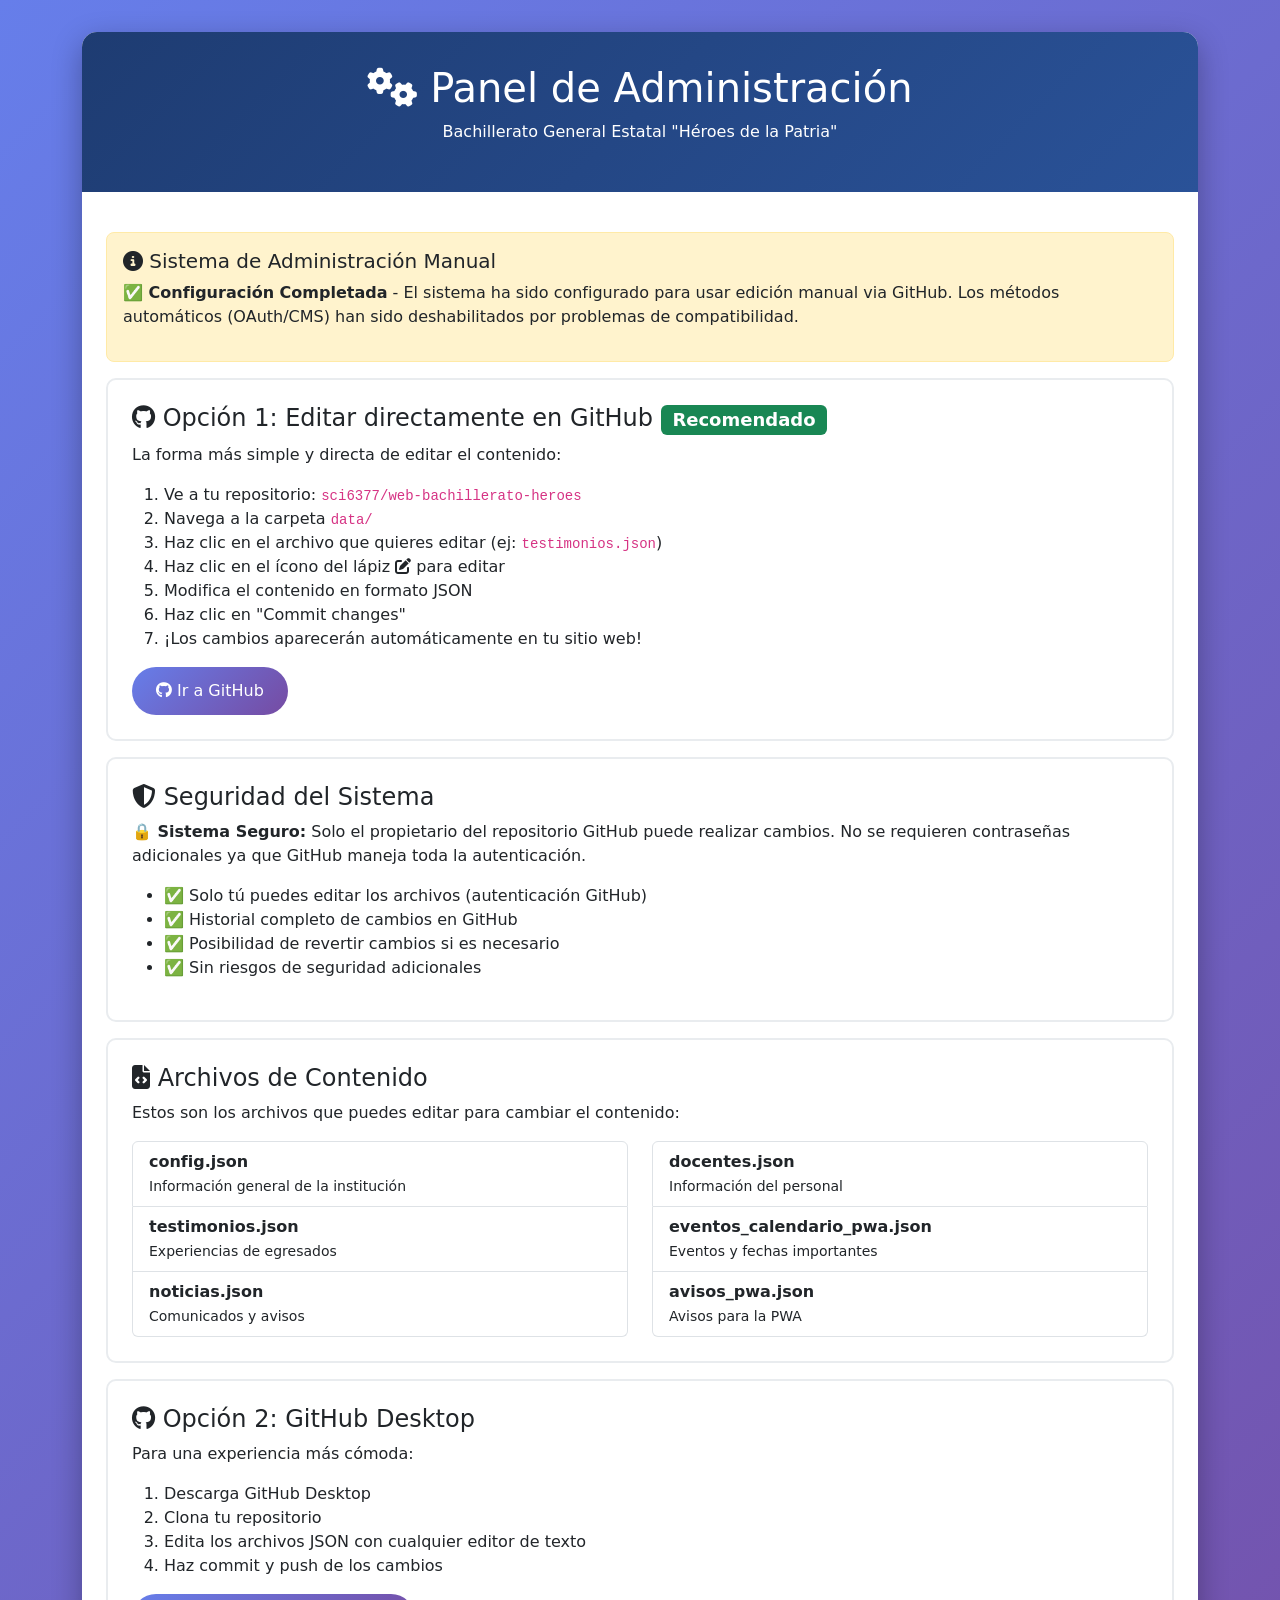
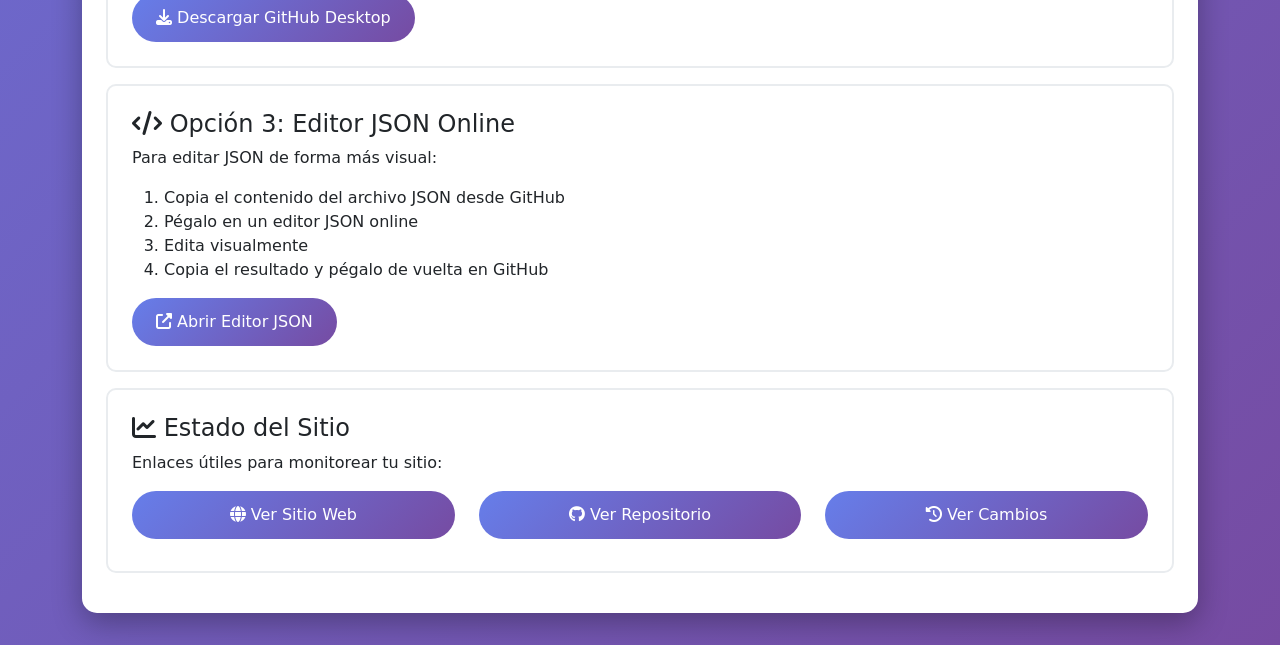
<file: admin/index.html>
<!DOCTYPE html>
<html lang="es">
<head>
    <meta charset="UTF-8">
    <meta name="viewport" content="width=device-width, initial-scale=1.0">
    <title>Redirigiendo al Panel de Administración</title>
    <style>
        body {
            font-family: -apple-system, BlinkMacSystemFont, 'Segoe UI', Roboto, sans-serif;
            background: linear-gradient(135deg, #667eea 0%, #764ba2 100%);
            margin: 0;
            padding: 0;
            height: 100vh;
            display: flex;
            justify-content: center;
            align-items: center;
        }
        .redirect-container {
            background: white;
            padding: 3rem;
            border-radius: 15px;
            box-shadow: 0 10px 30px rgba(0,0,0,0.3);
            text-align: center;
            max-width: 500px;
        }
        .spinner {
            width: 40px;
            height: 40px;
            border: 4px solid #f3f3f3;
            border-top: 4px solid #667eea;
            border-radius: 50%;
            animation: spin 1s linear infinite;
            margin: 0 auto 1rem;
        }
        @keyframes spin {
            0% { transform: rotate(0deg); }
            100% { transform: rotate(360deg); }
        }
        .btn {
            background: linear-gradient(135deg, #667eea 0%, #764ba2 100%);
            color: white;
            padding: 0.75rem 1.5rem;
            border: none;
            border-radius: 25px;
            text-decoration: none;
            display: inline-block;
            margin-top: 1rem;
        }
    </style>
</head>
<body>
    <div class="redirect-container">
        <div class="spinner"></div>
        <h2>Redirigiendo al Panel de Administración</h2>
        <p>Te estamos llevando al panel de administración manual...</p>
        <p>Si no te redirige automáticamente:</p>
        <a href="manual.html" class="btn">Ir al Panel Manual</a>
    </div>

    <script>
        // Redirigir inmediatamente al cargar
        window.location.href = 'manual.html';
    </script>
</body>
</html>
</file>
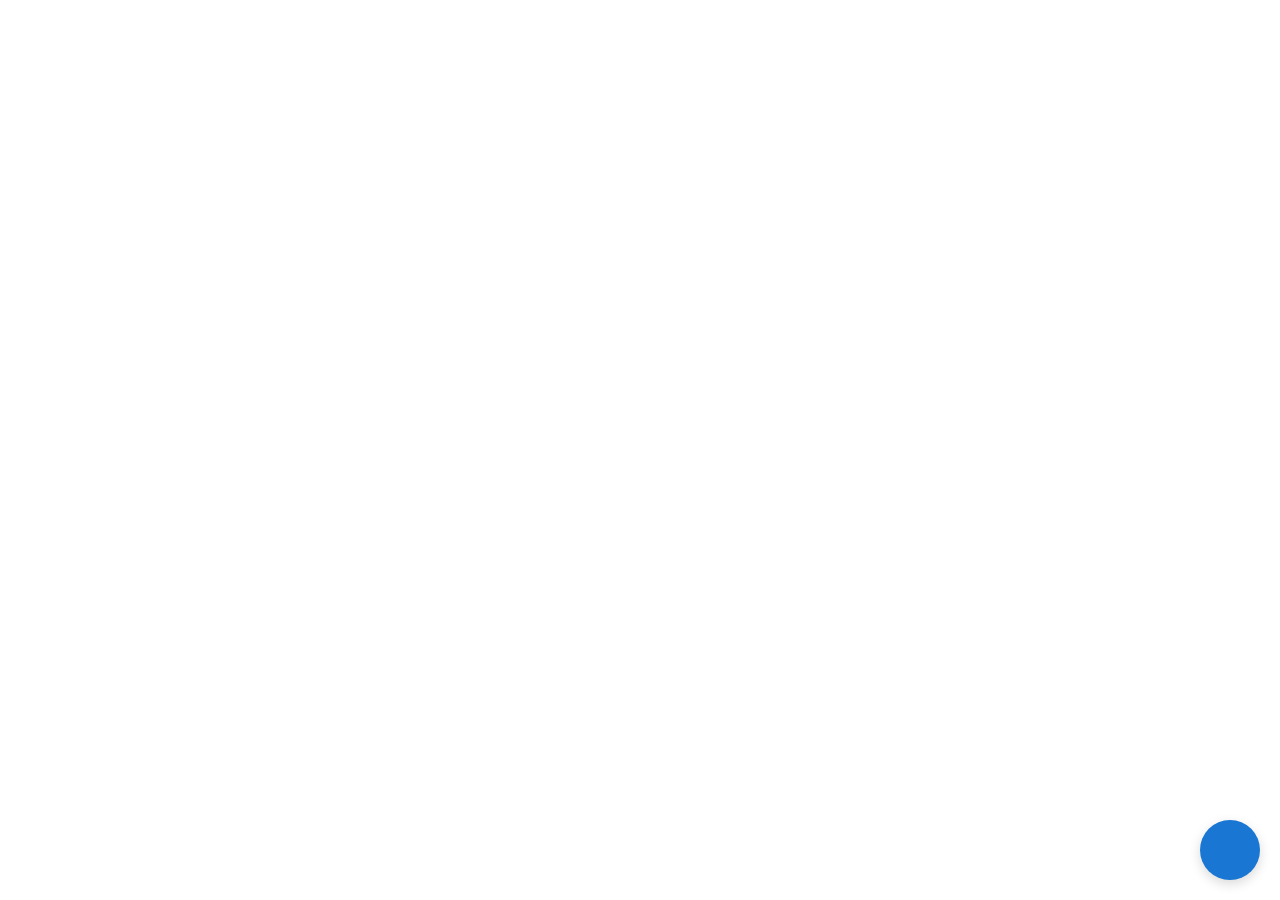
<file: chatbot.html>
<!DOCTYPE html>
<html lang="es">
<head>
    <meta charset="UTF-8">
    <meta name="viewport" content="width=device-width, initial-scale=1.0">
    <title>Chat Bot - Bachillerato Héroes de la Patria</title>
    <style>
        .chatbot-container {
            position: fixed;
            bottom: 20px;
            right: 20px;
            width: 350px;
            height: 500px;
            background: white;
            border-radius: 15px;
            box-shadow: 0 10px 30px rgba(0,0,0,0.2);
            z-index: 1000;
            display: none;
            flex-direction: column;
        }
        
        .chatbot-header {
            background: linear-gradient(135deg, #0D47A1 0%, #1976D2 100%);
            color: white;
            padding: 15px;
            border-radius: 15px 15px 0 0;
            display: flex;
            justify-content: space-between;
            align-items: center;
        }
        
        .chatbot-messages {
            flex: 1;
            padding: 15px;
            overflow-y: auto;
            display: flex;
            flex-direction: column;
            gap: 10px;
        }
        
        .message {
            max-width: 80%;
            padding: 10px 12px;
            border-radius: 15px;
            font-size: 14px;
            line-height: 1.4;
        }
        
        .message.bot {
            background: #f1f3f4;
            align-self: flex-start;
            border-bottom-left-radius: 5px;
        }
        
        .message.user {
            background: #1976D2;
            color: white;
            align-self: flex-end;
            border-bottom-right-radius: 5px;
        }
        
        .chatbot-input {
            display: flex;
            padding: 15px;
            border-top: 1px solid #eee;
            border-radius: 0 0 15px 15px;
        }
        
        .chatbot-input input {
            flex: 1;
            border: 1px solid #ddd;
            border-radius: 20px;
            padding: 10px 15px;
            margin-right: 10px;
            outline: none;
        }
        
        .chatbot-input button {
            background: #1976D2;
            color: white;
            border: none;
            border-radius: 50%;
            width: 40px;
            height: 40px;
            cursor: pointer;
        }
        
        .chatbot-toggle {
            position: fixed;
            bottom: 20px;
            right: 20px;
            width: 60px;
            height: 60px;
            background: #1976D2;
            color: white;
            border: none;
            border-radius: 50%;
            cursor: pointer;
            box-shadow: 0 4px 12px rgba(0,0,0,0.15);
            font-size: 24px;
            z-index: 1001;
        }
        
        .typing-indicator {
            display: none;
            padding: 10px 12px;
            background: #f1f3f4;
            border-radius: 15px;
            border-bottom-left-radius: 5px;
            align-self: flex-start;
        }
        
        .typing-dots {
            display: inline-block;
            position: relative;
        }
        
        .typing-dots span {
            display: inline-block;
            width: 6px;
            height: 6px;
            border-radius: 50%;
            background: #999;
            margin: 0 1px;
            animation: typing 1.4s infinite;
        }
        
        .typing-dots span:nth-child(1) { animation-delay: 0s; }
        .typing-dots span:nth-child(2) { animation-delay: 0.2s; }
        .typing-dots span:nth-child(3) { animation-delay: 0.4s; }
        
        @keyframes typing {
            0%, 60%, 100% { transform: translateY(0); opacity: 0.4; }
            30% { transform: translateY(-10px); opacity: 1; }
        }
    </style>
</head>
<body>
    <!-- Chat Bot Toggle Button -->
    <button class="chatbot-toggle" id="chatbotToggle">
        <i class="fas fa-comments"></i>
    </button>
    
    <!-- Chat Bot Container -->
    <div class="chatbot-container" id="chatbotContainer">
        <div class="chatbot-header">
            <div>
                <strong>Asistente Virtual</strong>
                <div style="font-size: 12px; opacity: 0.8;">Héroes de la Patria</div>
            </div>
            <button onclick="toggleChatbot()" style="background: none; border: none; color: white; font-size: 18px;">×</button>
        </div>
        
        <div class="chatbot-messages" id="chatbotMessages">
            <div class="message bot">
                ¡Hola! 👋 Soy el asistente virtual del Bachillerato Héroes de la Patria. ¿En qué puedo ayudarte hoy?
            </div>
        </div>
        
        <div class="typing-indicator" id="typingIndicator">
            <div class="typing-dots">
                <span></span>
                <span></span>
                <span></span>
            </div>
        </div>
        
        <div class="chatbot-input">
            <input type="text" id="chatInput" placeholder="Escribe tu pregunta..." onkeypress="handleKeyPress(event)">
            <button onclick="sendMessage()">
                <i class="fas fa-paper-plane"></i>
            </button>
        </div>
    </div>

    <script>
        // FAQ Database - Preguntas frecuentes
        const FAQ_DATABASE = {
            'horarios': {
                keywords: ['horario', 'hora', 'tiempo', 'cuando', 'abre', 'cierra'],
                response: 'Nuestros horarios de atención son de Lunes a Viernes de 7:00 AM a 2:00 PM. Los sábados estamos cerrados.'
            },
            'admisiones': {
                keywords: ['admision', 'inscripcion', 'matricula', 'registro', 'ingreso'],
                response: 'Las inscripciones para el ciclo escolar 2025-2026 estarán abiertas en Agosto. Puedes encontrar más información en la sección "Convocatorias" de nuestra página.'
            },
            'ubicacion': {
                keywords: ['ubicacion', 'direccion', 'donde', 'lugar', 'ubicado'],
                response: 'Nos encontramos en C. Manuel Ávila Camacho #7, Col. Centro, Coronel Tito Hernández, Venustiano Carranza, Puebla. C.P. 73030'
            },
            'contacto': {
                keywords: ['telefono', 'contacto', 'comunicar', 'llamar'],
                response: 'Puedes contactarnos al teléfono [número] o enviarnos un correo a [email]. También puedes visitarnos en nuestras instalaciones.'
            },
            'carreras': {
                keywords: ['carrera', 'especialidad', 'programa', 'estudios', 'capacitacion'],
                response: 'Ofrecemos formación laboral en: Comunicación Gráfica, Preparación de Alimentos Artesanales e Instalaciones Residenciales, además del Bachillerato General.'
            },
            'requisitos': {
                keywords: ['requisito', 'documento', 'necesito', 'papeles'],
                response: 'Los requisitos principales son: Certificado de Secundaria, Acta de Nacimiento, CURP, 6 fotografías tamaño infantil y comprobante de domicilio.'
            }
        };

        let chatbotOpen = false;

        function toggleChatbot() {
            const container = document.getElementById('chatbotContainer');
            const toggle = document.getElementById('chatbotToggle');
            
            chatbotOpen = !chatbotOpen;
            
            if (chatbotOpen) {
                container.style.display = 'flex';
                toggle.style.display = 'none';
                document.getElementById('chatInput').focus();
            } else {
                container.style.display = 'none';
                toggle.style.display = 'block';
            }
        }

        function sendMessage() {
            const input = document.getElementById('chatInput');
            const message = input.value.trim();
            
            if (!message) return;
            
            // Add user message
            addMessage(message, 'user');
            input.value = '';
            
            // Show typing indicator
            showTypingIndicator();
            
            // Process message and respond
            setTimeout(() => {
                const response = processMessage(message);
                hideTypingIndicator();
                addMessage(response, 'bot');
            }, 1000 + Math.random() * 1000); // Random delay for realism
        }

        function addMessage(text, type) {
            const messagesContainer = document.getElementById('chatbotMessages');
            const messageDiv = document.createElement('div');
            messageDiv.className = `message ${type}`;
            messageDiv.textContent = text;
            
            messagesContainer.appendChild(messageDiv);
            messagesContainer.scrollTop = messagesContainer.scrollHeight;
        }

        function showTypingIndicator() {
            document.getElementById('typingIndicator').style.display = 'block';
            document.getElementById('chatbotMessages').scrollTop = document.getElementById('chatbotMessages').scrollHeight;
        }

        function hideTypingIndicator() {
            document.getElementById('typingIndicator').style.display = 'none';
        }

        function processMessage(message) {
            const lowerMessage = message.toLowerCase();
            
            // Check FAQ database
            for (const [topic, data] of Object.entries(FAQ_DATABASE)) {
                if (data.keywords.some(keyword => lowerMessage.includes(keyword))) {
                    return data.response;
                }
            }
            
            // Greeting responses
            if (lowerMessage.includes('hola') || lowerMessage.includes('buenos') || lowerMessage.includes('hi')) {
                return '¡Hola! 😊 Me da mucho gusto saludarte. ¿En qué puedo ayudarte hoy?';
            }
            
            // Gratitude responses
            if (lowerMessage.includes('gracias') || lowerMessage.includes('thanks')) {
                return '¡De nada! 😊 Estoy aquí para ayudarte. ¿Hay algo más en lo que pueda asistirte?';
            }
            
            // Default response with suggestions
            return 'No estoy seguro de cómo responder a eso, pero puedo ayudarte con información sobre: horarios, admisiones, ubicación, contacto, carreras y requisitos. ¿Te interesa alguno de estos temas?';
        }

        function handleKeyPress(event) {
            if (event.key === 'Enter') {
                sendMessage();
            }
        }

        // Initialize chatbot toggle
        document.getElementById('chatbotToggle').addEventListener('click', toggleChatbot);
    </script>
</body>
</html>
</file>
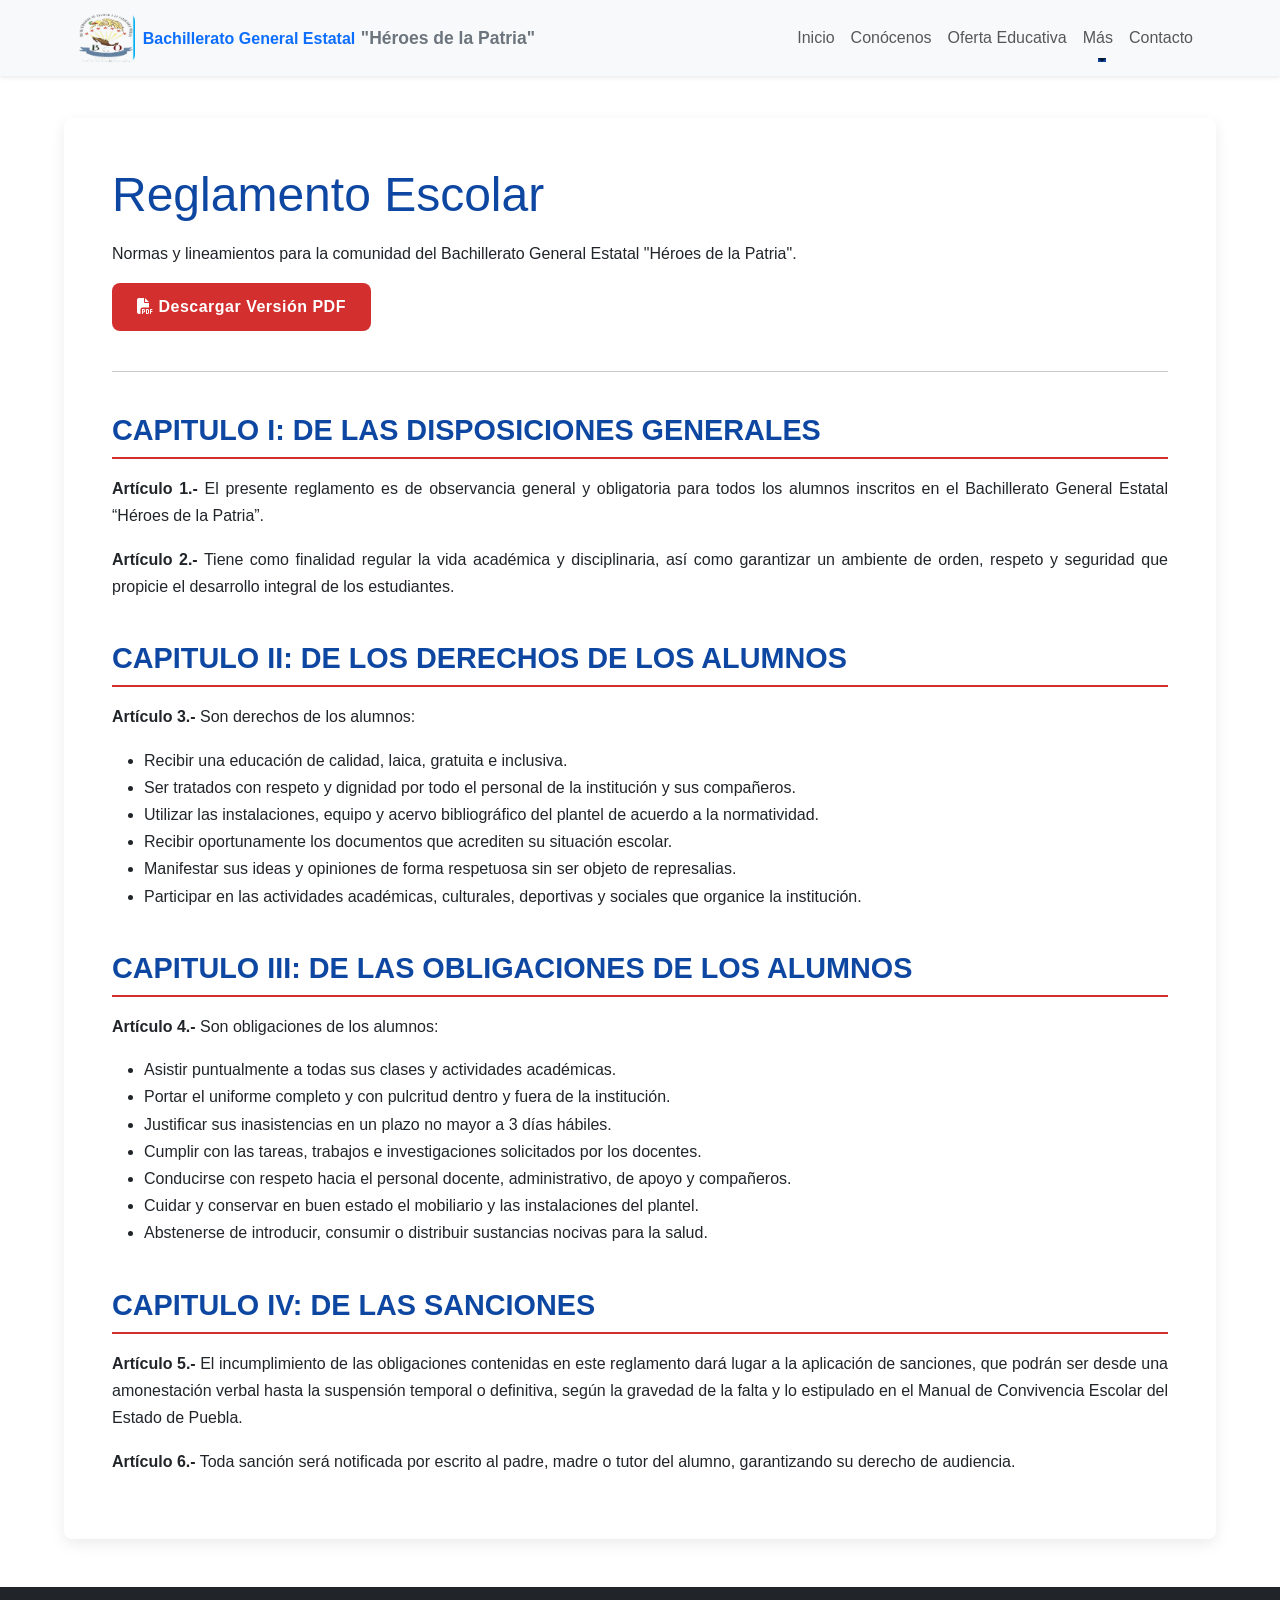
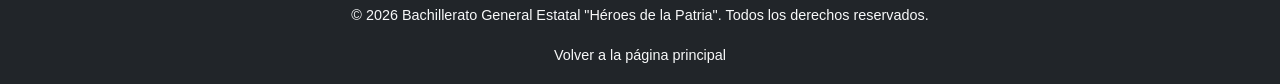
<file: reglamento.html>
<!DOCTYPE html>
<html lang="es">
<head>
    <meta charset="UTF-8">
    <meta name="viewport" content="width=device-width, initial-scale=1.0">
    <title>Reglamento Escolar - Bachillerato "Héroes de la Patria"</title>
    <meta name="description" content="Reglamento escolar oficial del Bachillerato General Estatal 'Héroes de la Patria'. Conoce los derechos, obligaciones y normativas de la institución.">
    <!-- Bootstrap CSS -->
    <link href="https://cdn.jsdelivr.net/npm/bootstrap@5.3.2/dist/css/bootstrap.min.css" rel="stylesheet">
    <!-- FontAwesome -->
    <link rel="stylesheet" href="https://cdnjs.cloudflare.com/ajax/libs/font-awesome/6.5.1/css/all.min.css">
    <!-- Custom Styles -->
    <link rel="stylesheet" href="css/style.css">
    <style>
        body { padding-top: 70px; } /* Ajuste para la navbar fija */
        main { background-color: #fff; border-radius: 8px; box-shadow: 0 5px 15px rgba(0,0,0,0.08);}
        .reglamento-content h2 { font-size: 1.8rem; color: var(--primary-color); margin-top: 2.5rem; border-bottom: 2px solid var(--accent-color-red); padding-bottom: 0.5rem;}
        .reglamento-content h3 { font-size: 1.4rem; color: var(--secondary-color); margin-top: 2rem; }
        .reglamento-content p, .reglamento-content li { font-size: 1rem; line-height: 1.7; text-align: justify;}
        .reglamento-content ul { list-style-type: disc; padding-left: 2rem; }
    </style>
</head>
<body>

    <!-- Header (Navbar de Bootstrap) -->
    <header role="banner">
      <nav class="navbar navbar-expand-lg bg-light fixed-top shadow-sm">
        <div class="container">
          <a class="navbar-brand d-flex align-items-center" href="index.html">
            <img src="images/logo/logo-bachillerato-HDLP.webp" alt="Logo Bachillerato Héroes de la Patria" style="height: 50px; width: auto;">
            <div class="ms-2 lh-1">
              <span class="h6 mb-0 fw-bold text-primary">Bachillerato General Estatal</span>
              <small class="text-secondary fw-semibold">"Héroes de la Patria"</small>
            </div>
          </a>
          <button class="navbar-toggler" type="button" data-bs-toggle="collapse" data-bs-target="#mainNavbarCollapse" aria-controls="mainNavbarCollapse" aria-expanded="false" aria-label="Toggle navigation">
            <span class="navbar-toggler-icon"></span>
          </button>
          <div class="collapse navbar-collapse" id="mainNavbarCollapse">
            <ul class="navbar-nav ms-auto mb-2 mb-lg-0">
              <li class="nav-item"><a class="nav-link" href="index.html">Inicio</a></li>
              <li class="nav-item"><a class="nav-link" href="index.html#conocenos">Conócenos</a></li>
              <li class="nav-item"><a class="nav-link" href="index.html#oferta-educativa">Oferta Educativa</a></li>
              <li class="nav-item dropdown">
                <a class="nav-link dropdown-toggle" href="#" role="button" data-bs-toggle="dropdown" aria-expanded="false">Más</a>
                <ul class="dropdown-menu dropdown-menu-end">
                  <li><a class="dropdown-item" href="index.html#servicios">Servicios Escolares</a></li>
                  <li><a class="dropdown-item" href="index.html#vida-estudiantil">Vida Estudiantil</a></li>
                  <li><a class="dropdown-item" href="index.html#egresados">Egresados</a></li>
                  <li><a class="dropdown-item" href="index.html#transparencia">Transparencia</a></li>
                </ul>
              </li>
              <li class="nav-item"><a class="nav-link" href="index.html#contacto">Contacto</a></li>
            </ul>
          </div>
        </div>
      </nav>
    </header>

    <!-- Contenido Principal -->
    <main class="container my-5 p-4 p-md-5">
        <div class="reglamento-content">
            <h1 class="display-5">Reglamento Escolar</h1>
            <p class="lead">Normas y lineamientos para la comunidad del Bachillerato General Estatal "Héroes de la Patria".</p>
            <a href="documentos/reglamento_escolar_heroes.pdf" target="_blank" class="btn btn-primary mb-4"><i class="fas fa-file-pdf"></i> Descargar Versión PDF</a>
            <hr>

            <h2>CAPITULO I: DE LAS DISPOSICIONES GENERALES</h2>
            <p><strong>Artículo 1.-</strong> El presente reglamento es de observancia general y obligatoria para todos los alumnos inscritos en el Bachillerato General Estatal “Héroes de la Patria”.</p>
            <p><strong>Artículo 2.-</strong> Tiene como finalidad regular la vida académica y disciplinaria, así como garantizar un ambiente de orden, respeto y seguridad que propicie el desarrollo integral de los estudiantes.</p>

            <h2>CAPITULO II: DE LOS DERECHOS DE LOS ALUMNOS</h2>
            <p><strong>Artículo 3.-</strong> Son derechos de los alumnos:</p>
            <ul>
                <li>Recibir una educación de calidad, laica, gratuita e inclusiva.</li>
                <li>Ser tratados con respeto y dignidad por todo el personal de la institución y sus compañeros.</li>
                <li>Utilizar las instalaciones, equipo y acervo bibliográfico del plantel de acuerdo a la normatividad.</li>
                <li>Recibir oportunamente los documentos que acrediten su situación escolar.</li>
                <li>Manifestar sus ideas y opiniones de forma respetuosa sin ser objeto de represalias.</li>
                <li>Participar en las actividades académicas, culturales, deportivas y sociales que organice la institución.</li>
            </ul>

            <h2>CAPITULO III: DE LAS OBLIGACIONES DE LOS ALUMNOS</h2>
            <p><strong>Artículo 4.-</strong> Son obligaciones de los alumnos:</p>
            <ul>
                <li>Asistir puntualmente a todas sus clases y actividades académicas.</li>
                <li>Portar el uniforme completo y con pulcritud dentro y fuera de la institución.</li>
                <li>Justificar sus inasistencias en un plazo no mayor a 3 días hábiles.</li>
                <li>Cumplir con las tareas, trabajos e investigaciones solicitados por los docentes.</li>
                <li>Conducirse con respeto hacia el personal docente, administrativo, de apoyo y compañeros.</li>
                <li>Cuidar y conservar en buen estado el mobiliario y las instalaciones del plantel.</li>
                <li>Abstenerse de introducir, consumir o distribuir sustancias nocivas para la salud.</li>
            </ul>

            <h2>CAPITULO IV: DE LAS SANCIONES</h2>
            <p><strong>Artículo 5.-</strong> El incumplimiento de las obligaciones contenidas en este reglamento dará lugar a la aplicación de sanciones, que podrán ser desde una amonestación verbal hasta la suspensión temporal o definitiva, según la gravedad de la falta y lo estipulado en el Manual de Convivencia Escolar del Estado de Puebla.</p>
            <p><strong>Artículo 6.-</strong> Toda sanción será notificada por escrito al padre, madre o tutor del alumno, garantizando su derecho de audiencia.</p>

        </div>
    </main>

    <!-- Footer -->
    <footer class="footer mt-auto py-3 bg-dark text-light">
        <div class="container text-center">
            <p>&copy; <span id="currentYear"></span> Bachillerato General Estatal "Héroes de la Patria". Todos los derechos reservados.</p>
            <a href="index.html" class="text-light">Volver a la página principal</a>
        </div>
    </footer>

    <!-- Bootstrap JS -->
    <script src="https://cdn.jsdelivr.net/npm/bootstrap@5.3.2/dist/js/bootstrap.bundle.min.js"></script>
    <script>
        document.getElementById('currentYear').textContent = new Date().getFullYear();
    </script>
</body>
</html>
</file>
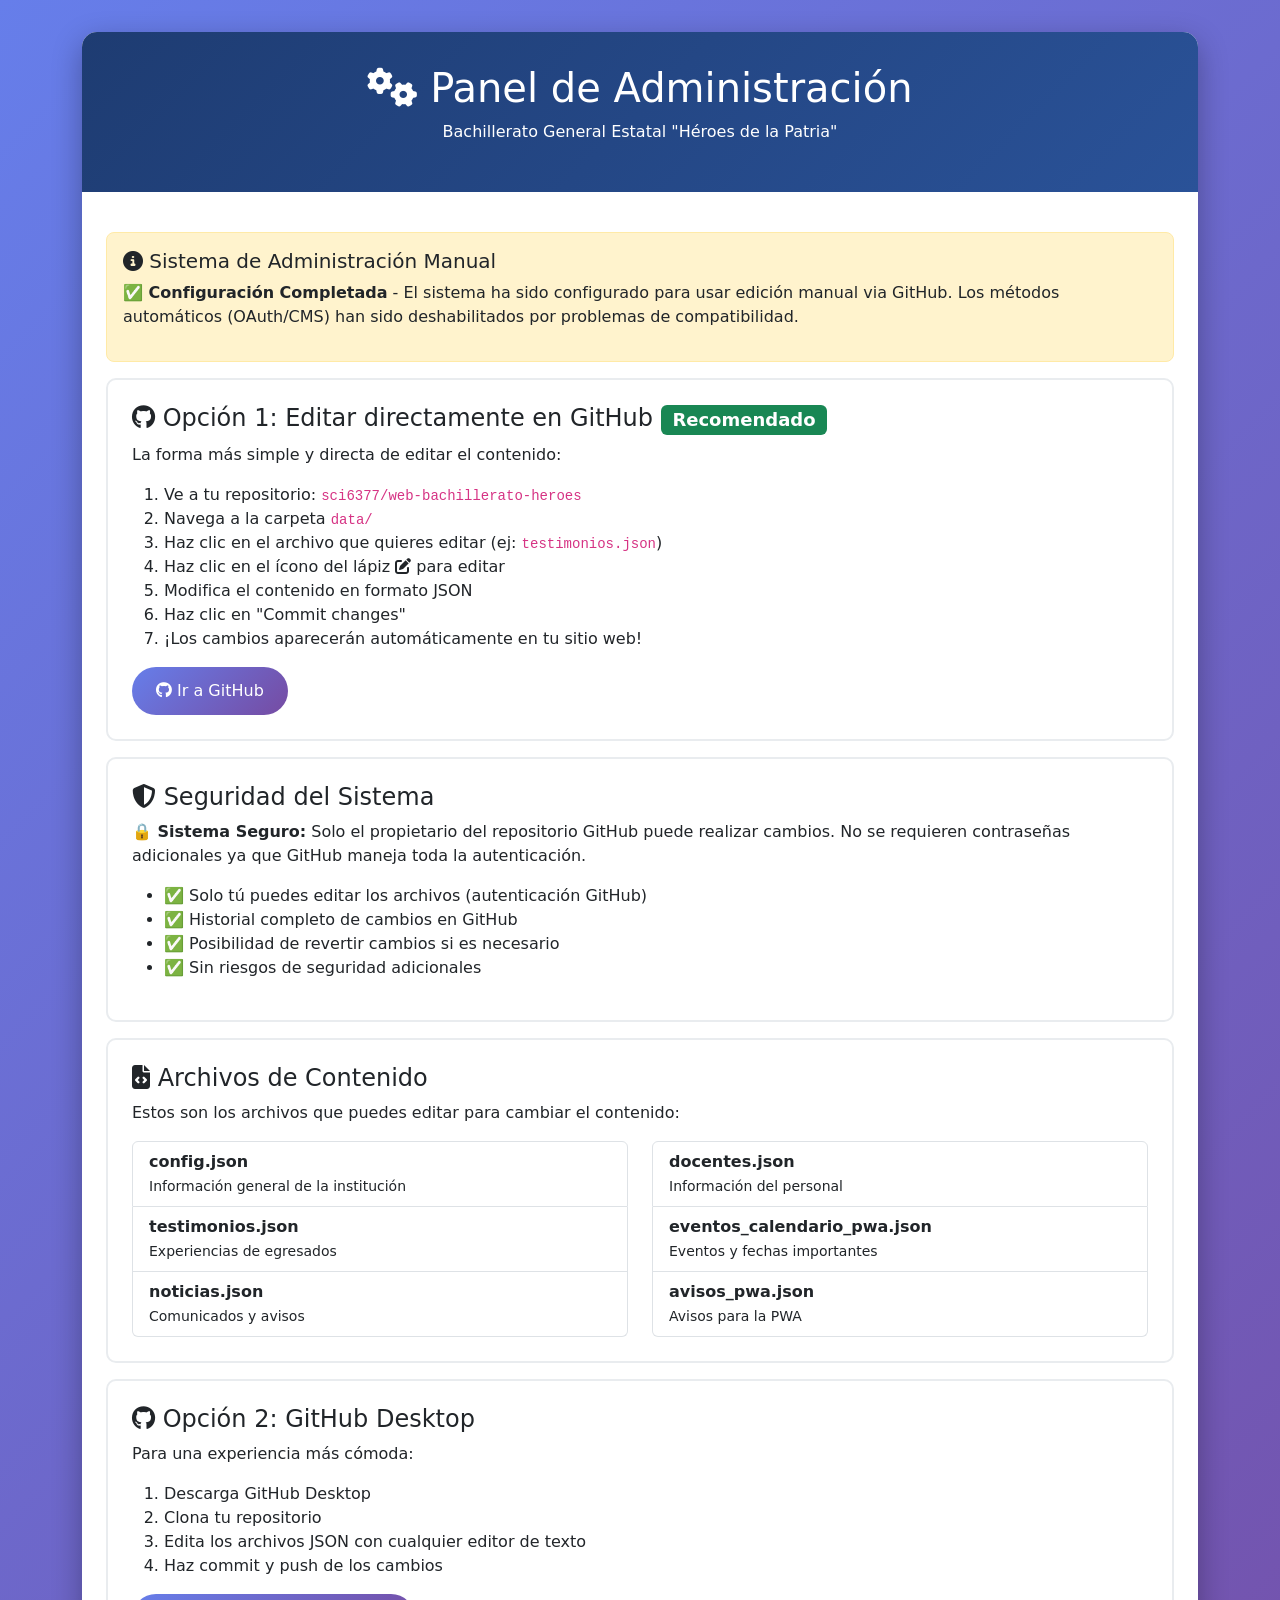
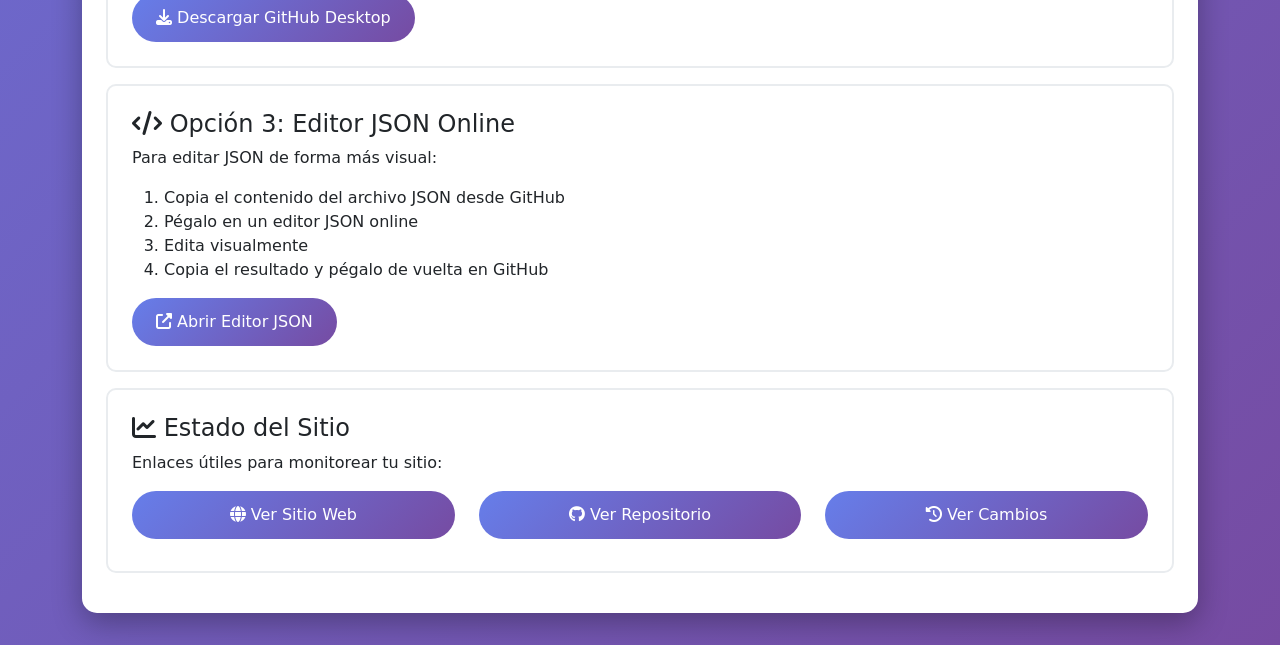
<file: admin/manual.html>
<!DOCTYPE html>
<html lang="es">
<head>
    <meta charset="UTF-8">
    <meta name="viewport" content="width=device-width, initial-scale=1.0">
    <title>Panel de Administración Manual - Bachillerato Héroes</title>
    <link href="https://cdn.jsdelivr.net/npm/bootstrap@5.3.2/dist/css/bootstrap.min.css" rel="stylesheet">
    <link rel="stylesheet" href="https://cdnjs.cloudflare.com/ajax/libs/font-awesome/6.5.1/css/all.min.css">
    <style>
        body { background: linear-gradient(135deg, #667eea 0%, #764ba2 100%); min-height: 100vh; }
        .admin-container { background: white; border-radius: 15px; box-shadow: 0 10px 30px rgba(0,0,0,0.3); margin: 2rem 0; }
        .header-admin { background: linear-gradient(135deg, #1e3c72 0%, #2a5298 100%); color: white; padding: 2rem; border-radius: 15px 15px 0 0; text-align: center; }
        .admin-option { border: 2px solid #e9ecef; border-radius: 10px; padding: 1.5rem; margin: 1rem 0; transition: all 0.3s; }
        .admin-option:hover { border-color: #2a5298; background: #f8f9fa; transform: translateY(-2px); box-shadow: 0 5px 15px rgba(0,0,0,0.1); }
        .btn-admin { background: linear-gradient(135deg, #667eea 0%, #764ba2 100%); border: none; padding: 0.75rem 1.5rem; border-radius: 25px; color: white; text-decoration: none; transition: all 0.3s; }
        .btn-admin:hover { transform: translateY(-2px); box-shadow: 0 5px 15px rgba(0,0,0,0.2); color: white; }
        .instruction-box { background: #fff3cd; border: 1px solid #ffeaa7; border-radius: 8px; padding: 1rem; margin: 1rem 0; }
    </style>
</head>
<body>
    <div class="container">
        <div class="admin-container">
            <div class="header-admin">
                <h1><i class="fas fa-cogs"></i> Panel de Administración</h1>
                <p>Bachillerato General Estatal "Héroes de la Patria"</p>
            </div>
            
            <div class="p-4">
                <div class="instruction-box">
                    <h5><i class="fas fa-info-circle"></i> Sistema de Administración Manual</h5>
                    <p><strong>✅ Configuración Completada</strong> - El sistema ha sido configurado para usar edición manual via GitHub. Los métodos automáticos (OAuth/CMS) han sido deshabilitados por problemas de compatibilidad.</p>
                </div>

                <!-- OPCIÓN 1: GitHub Direct -->
                <div class="admin-option">
                    <h4><i class="fab fa-github"></i> Opción 1: Editar directamente en GitHub <span class="badge bg-success">Recomendado</span></h4>
                    <p>La forma más simple y directa de editar el contenido:</p>
                    <ol>
                        <li>Ve a tu repositorio: <code>sci6377/web-bachillerato-heroes</code></li>
                        <li>Navega a la carpeta <code>data/</code></li>
                        <li>Haz clic en el archivo que quieres editar (ej: <code>testimonios.json</code>)</li>
                        <li>Haz clic en el ícono del lápiz <i class="fas fa-edit"></i> para editar</li>
                        <li>Modifica el contenido en formato JSON</li>
                        <li>Haz clic en "Commit changes"</li>
                        <li>¡Los cambios aparecerán automáticamente en tu sitio web!</li>
                    </ol>
                    <a href="https://github.com/sci6377/web-bachillerato-heroes/tree/main/data" target="_blank" class="btn btn-admin">
                        <i class="fab fa-github"></i> Ir a GitHub
                    </a>
                </div>

                <!-- Seguridad del Sistema -->
                <div class="admin-option">
                    <h4><i class="fas fa-shield-alt"></i> Seguridad del Sistema</h4>
                    <p><strong>🔒 Sistema Seguro:</strong> Solo el propietario del repositorio GitHub puede realizar cambios. No se requieren contraseñas adicionales ya que GitHub maneja toda la autenticación.</p>
                    <ul>
                        <li>✅ Solo tú puedes editar los archivos (autenticación GitHub)</li>
                        <li>✅ Historial completo de cambios en GitHub</li>
                        <li>✅ Posibilidad de revertir cambios si es necesario</li>
                        <li>✅ Sin riesgos de seguridad adicionales</li>
                    </ul>
                </div>

                <!-- OPCIÓN 2: Archivos que puedes editar -->
                <div class="admin-option">
                    <h4><i class="fas fa-file-code"></i> Archivos de Contenido</h4>
                    <p>Estos son los archivos que puedes editar para cambiar el contenido:</p>
                    <div class="row">
                        <div class="col-md-6">
                            <ul class="list-group">
                                <li class="list-group-item">
                                    <strong>config.json</strong><br>
                                    <small>Información general de la institución</small>
                                </li>
                                <li class="list-group-item">
                                    <strong>testimonios.json</strong><br>
                                    <small>Experiencias de egresados</small>
                                </li>
                                <li class="list-group-item">
                                    <strong>noticias.json</strong><br>
                                    <small>Comunicados y avisos</small>
                                </li>
                            </ul>
                        </div>
                        <div class="col-md-6">
                            <ul class="list-group">
                                <li class="list-group-item">
                                    <strong>docentes.json</strong><br>
                                    <small>Información del personal</small>
                                </li>
                                <li class="list-group-item">
                                    <strong>eventos_calendario_pwa.json</strong><br>
                                    <small>Eventos y fechas importantes</small>
                                </li>
                                <li class="list-group-item">
                                    <strong>avisos_pwa.json</strong><br>
                                    <small>Avisos para la PWA</small>
                                </li>
                            </ul>
                        </div>
                    </div>
                </div>

                <!-- OPCIÓN 3: GitHub Desktop -->
                <div class="admin-option">
                    <h4><i class="fab fa-github"></i> Opción 2: GitHub Desktop</h4>
                    <p>Para una experiencia más cómoda:</p>
                    <ol>
                        <li>Descarga GitHub Desktop</li>
                        <li>Clona tu repositorio</li>
                        <li>Edita los archivos JSON con cualquier editor de texto</li>
                        <li>Haz commit y push de los cambios</li>
                    </ol>
                    <a href="https://desktop.github.com/" target="_blank" class="btn btn-admin">
                        <i class="fas fa-download"></i> Descargar GitHub Desktop
                    </a>
                </div>

                <!-- OPCIÓN 4: Editor JSON Online -->
                <div class="admin-option">
                    <h4><i class="fas fa-code"></i> Opción 3: Editor JSON Online</h4>
                    <p>Para editar JSON de forma más visual:</p>
                    <ol>
                        <li>Copia el contenido del archivo JSON desde GitHub</li>
                        <li>Pégalo en un editor JSON online</li>
                        <li>Edita visualmente</li>
                        <li>Copia el resultado y pégalo de vuelta en GitHub</li>
                    </ol>
                    <a href="https://jsoneditoronline.org/" target="_blank" class="btn btn-admin">
                        <i class="fas fa-external-link-alt"></i> Abrir Editor JSON
                    </a>
                </div>

                <!-- Estado del Sitio -->
                <div class="admin-option">
                    <h4><i class="fas fa-chart-line"></i> Estado del Sitio</h4>
                    <p>Enlaces útiles para monitorear tu sitio:</p>
                    <div class="row">
                        <div class="col-md-4">
                            <a href="https://sci6377.github.io/web-bachillerato-heroes/" target="_blank" class="btn btn-admin w-100 mb-2">
                                <i class="fas fa-globe"></i> Ver Sitio Web
                            </a>
                        </div>
                        <div class="col-md-4">
                            <a href="https://github.com/sci6377/web-bachillerato-heroes" target="_blank" class="btn btn-admin w-100 mb-2">
                                <i class="fab fa-github"></i> Ver Repositorio
                            </a>
                        </div>
                        <div class="col-md-4">
                            <a href="https://github.com/sci6377/web-bachillerato-heroes/commits/main" target="_blank" class="btn btn-admin w-100 mb-2">
                                <i class="fas fa-history"></i> Ver Cambios
                            </a>
                        </div>
                    </div>
                </div>
            </div>
        </div>
    </div>

    <script src="https://cdn.jsdelivr.net/npm/bootstrap@5.3.2/dist/js/bootstrap.bundle.min.js"></script>
</body>
</html>
</file>
<file: css/style.css>
/* ==========================================================================
   1. RESET BÁSICO, VARIABLES Y ESTILOS GLOBALES
   ========================================================================== */

/* Skip links for accessibility */
.skip-link {
    position: absolute;
    top: -40px;
    left: 6px;
    background: var(--primary-color);
    color: white;
    padding: 8px 16px;
    text-decoration: none;
    border-radius: 0 0 4px 4px;
    font-weight: bold;
    z-index: 10000;
    transition: top 0.3s;
}

.skip-link:focus {
    top: 0;
    color: white;
}

/* Improved focus styles */
*:focus {
    outline: 2px solid var(--primary-color);
    outline-offset: 2px;
}

/* High contrast mode support */
@media (prefers-contrast: high) {
    :root {
        --text-color: #000000;
        --muted-text-color: #333333;
        --primary-color: #003366;
        --secondary-color: #004499;
    }
}

/* Reduced motion for accessibility */
@media (prefers-reduced-motion: reduce) {
    *,
    ::before,
    ::after {
        animation-delay: -1ms !important;
        animation-duration: 1ms !important;
        animation-iteration-count: 1 !important;
        background-attachment: initial !important;
        scroll-behavior: auto !important;
        transition-duration: 0s !important;
        transition-delay: 0s !important;
    }
}

/* Better button accessibility */
button, .btn {
    min-height: 44px; /* WCAG minimum touch target size */
    min-width: 44px;
}

/* Ensure text has sufficient contrast */
.text-muted {
    color: var(--muted-text-color) !important;
}

/* Screen reader only text */
.sr-only {
    position: absolute !important;
    width: 1px !important;
    height: 1px !important;
    padding: 0 !important;
    margin: -1px !important;
    overflow: hidden !important;
    clip: rect(0, 0, 0, 0) !important;
    white-space: nowrap !important;
    border: 0 !important;
}

/* ===== DARK MODE STYLES ===== */
/* Dark mode toggle button */
.dark-mode-toggle {
    position: fixed;
    top: 80px;
    right: 20px;
    z-index: 1000;
    background: var(--primary-color);
    color: white;
    border: none;
    border-radius: 50%;
    width: 50px;
    height: 50px;
    font-size: 1.2rem;
    cursor: pointer;
    box-shadow: 0 4px 12px rgba(0,0,0,0.15);
    transition: all 0.3s cubic-bezier(0.4, 0, 0.2, 1);
    display: flex;
    align-items: center;
    justify-content: center;
}

.dark-mode-toggle:hover {
    transform: scale(1.1);
    box-shadow: 0 6px 20px rgba(0,0,0,0.2);
}

/* Dark mode styles */
body.dark-mode {
    --background-color: var(--dark-bg-primary);
    --light-gray-background: var(--dark-bg-secondary);
    --text-color: var(--dark-text-primary);
    --muted-text-color: var(--dark-text-secondary);
    --border-color: var(--dark-border);
    
    background-color: var(--background-color);
    color: var(--text-color);
}

body.dark-mode .navbar {
    background-color: var(--dark-bg-secondary) !important;
    border-bottom: 1px solid var(--dark-border);
}

body.dark-mode .navbar-brand,
body.dark-mode .nav-link {
    color: var(--dark-text-primary) !important;
}

body.dark-mode .nav-link:hover {
    color: var(--secondary-color) !important;
}

body.dark-mode .card,
body.dark-mode .modal-content {
    background-color: var(--dark-bg-secondary);
    border-color: var(--dark-border);
    color: var(--dark-text-primary);
}

body.dark-mode .footer {
    background-color: var(--dark-bg-tertiary);
    border-top: 1px solid var(--dark-border);
}

body.dark-mode .btn-primary {
    background: linear-gradient(135deg, var(--primary-color) 0%, var(--secondary-color) 100%);
    border: none;
}

/* Dark mode carousel indicators */
body.dark-mode .carousel-indicator {
    background-color: rgba(255, 255, 255, 0.3);
    border-color: rgba(255, 255, 255, 0.5);
}

body.dark-mode .carousel-indicator.active,
body.dark-mode .carousel-indicator:hover {
    background-color: rgba(255, 255, 255, 0.9);
}

/* ===== MICRO-ANIMACIONES SUAVES ===== */

/* Subtle entrance animations */
@keyframes fadeInUp {
    from {
        opacity: 0;
        transform: translateY(20px);
    }
    to {
        opacity: 1;
        transform: translateY(0);
    }
}

@keyframes fadeInLeft {
    from {
        opacity: 0;
        transform: translateX(-20px);
    }
    to {
        opacity: 1;
        transform: translateX(0);
    }
}

@keyframes fadeInRight {
    from {
        opacity: 0;
        transform: translateX(20px);
    }
    to {
        opacity: 1;
        transform: translateX(0);
    }
}

@keyframes pulse {
    0%, 100% {
        transform: scale(1);
    }
    50% {
        transform: scale(1.05);
    }
}

/* Apply subtle animations to elements */
.animate-fade-in {
    animation: fadeInUp 0.6s cubic-bezier(0.4, 0, 0.2, 1) forwards;
    opacity: 0;
}

.animate-fade-in.delay-1 { animation-delay: 0.1s; }
.animate-fade-in.delay-2 { animation-delay: 0.2s; }
.animate-fade-in.delay-3 { animation-delay: 0.3s; }

/* Enhanced button hover effects */
.btn {
    transition: all 0.3s cubic-bezier(0.4, 0, 0.2, 1);
    position: relative;
    overflow: hidden;
}

.btn::before {
    content: '';
    position: absolute;
    top: 0;
    left: -100%;
    width: 100%;
    height: 100%;
    background: linear-gradient(90deg, transparent, rgba(255,255,255,0.2), transparent);
    transition: left 0.5s;
}

.btn:hover::before {
    left: 100%;
}

.btn:hover {
    transform: translateY(-2px);
    box-shadow: 0 8px 25px rgba(0,0,0,0.15);
}

.btn:active {
    transform: translateY(0);
    transition: transform 0.1s;
}

/* Enhanced card interactions */
.card-hover {
    transition: all 0.4s cubic-bezier(0.4, 0, 0.2, 1);
}

.card-hover:hover {
    transform: translateY(-8px) scale(1.02);
}

/* Smooth form focus effects */
input:focus,
textarea:focus,
select:focus {
    box-shadow: 0 0 0 3px rgba(var(--primary-color-rgb, 13, 71, 161), 0.1);
    border-color: var(--primary-color);
    transition: all 0.3s cubic-bezier(0.4, 0, 0.2, 1);
}

/* Navigation link hover effects */
.nav-link {
    position: relative;
    transition: all 0.3s ease;
}

.nav-link::after {
    content: '';
    position: absolute;
    bottom: -2px;
    left: 50%;
    width: 0;
    height: 2px;
    background: var(--primary-color);
    transition: all 0.3s cubic-bezier(0.4, 0, 0.2, 1);
    transform: translateX(-50%);
}

.nav-link:hover::after,
.nav-link.active::after {
    width: 80%;
}

/* Carousel transition improvements */
.carousel-slide {
    transition: all 0.8s cubic-bezier(0.4, 0, 0.2, 1);
}

/* Modal entrance animation */
.modal {
    backdrop-filter: blur(2px);
    transition: backdrop-filter 0.3s ease;
}

.modal-content {
    animation: modalSlideIn 0.4s cubic-bezier(0.4, 0, 0.2, 1);
}

@keyframes modalSlideIn {
    from {
        opacity: 0;
        transform: translateY(-50px) scale(0.9);
    }
    to {
        opacity: 1;
        transform: translateY(0) scale(1);
    }
}

/* Loading state animations */
.modal-loader {
    animation: fadeInUp 0.3s ease;
}

/* Scroll indicator animation */
.back-to-top {
    transition: all 0.3s cubic-bezier(0.4, 0, 0.2, 1);
}

.back-to-top:hover {
    transform: translateY(-3px);
}

/* Notification badge pulse */
.notification-badge {
    animation: pulse 2s infinite;
}

/* Interactive elements scaling */
button, .btn, a[role="button"] {
    transition: transform 0.2s cubic-bezier(0.4, 0, 0.2, 1);
}

button:active, .btn:active, a[role="button"]:active {
    transform: scale(0.98);
}

/* Gentle page transitions */
.page-transition {
    opacity: 0;
    animation: fadeInUp 0.6s cubic-bezier(0.4, 0, 0.2, 1) forwards;
}

/* ===== CHATBOT STYLES ===== */

.chatbot-container {
    position: fixed;
    bottom: 20px;
    right: 20px;
    width: 350px;
    height: 500px;
    background: white;
    border-radius: 15px;
    box-shadow: 0 10px 30px rgba(0,0,0,0.2);
    z-index: 1000;
    display: none;
    flex-direction: column;
}

.chatbot-header {
    background: linear-gradient(135deg, var(--primary-color) 0%, var(--secondary-color) 100%);
    color: white;
    padding: 15px;
    border-radius: 15px 15px 0 0;
    display: flex;
    justify-content: space-between;
    align-items: center;
}

.chatbot-messages {
    flex: 1;
    padding: 15px;
    overflow-y: auto;
    display: flex;
    flex-direction: column;
    gap: 10px;
}

.message {
    max-width: 80%;
    padding: 10px 12px;
    border-radius: 15px;
    font-size: 14px;
    line-height: 1.4;
}

.message.bot {
    background: #f1f3f4;
    align-self: flex-start;
    border-bottom-left-radius: 5px;
}

.message.user {
    background: var(--secondary-color);
    color: white;
    align-self: flex-end;
    border-bottom-right-radius: 5px;
}

.chatbot-input {
    display: flex;
    padding: 15px;
    border-top: 1px solid #eee;
    border-radius: 0 0 15px 15px;
}

.chatbot-input input {
    flex: 1;
    border: 1px solid #ddd;
    border-radius: 20px;
    padding: 10px 15px;
    margin-right: 10px;
    outline: none;
}

.chatbot-input button {
    background: var(--secondary-color);
    color: white;
    border: none;
    border-radius: 50%;
    width: 40px;
    height: 40px;
    cursor: pointer;
}

.chatbot-toggle {
    position: fixed;
    bottom: 90px;
    right: 20px;
    width: 60px;
    height: 60px;
    background: var(--secondary-color);
    color: white;
    border: none;
    border-radius: 50%;
    cursor: pointer;
    box-shadow: 0 4px 12px rgba(0,0,0,0.15);
    font-size: 24px;
    z-index: 1001;
    transition: all 0.3s cubic-bezier(0.4, 0, 0.2, 1);
}

.chatbot-toggle:hover {
    transform: scale(1.1);
    box-shadow: 0 6px 20px rgba(0,0,0,0.2);
}

.typing-indicator {
    display: none;
    padding: 10px 12px;
    background: #f1f3f4;
    border-radius: 15px;
    border-bottom-left-radius: 5px;
    align-self: flex-start;
}

.typing-dots {
    display: inline-block;
    position: relative;
}

.typing-dots span {
    display: inline-block;
    width: 6px;
    height: 6px;
    border-radius: 50%;
    background: #999;
    margin: 0 1px;
    animation: typing 1.4s infinite;
}

.typing-dots span:nth-child(1) { animation-delay: 0s; }
.typing-dots span:nth-child(2) { animation-delay: 0.2s; }
.typing-dots span:nth-child(3) { animation-delay: 0.4s; }

@keyframes typing {
    0%, 60%, 100% { transform: translateY(0); opacity: 0.4; }
    30% { transform: translateY(-10px); opacity: 1; }
}

/* Dark mode chatbot */
body.dark-mode .chatbot-container {
    background: var(--dark-bg-secondary);
    color: var(--dark-text-primary);
}

body.dark-mode .message.bot {
    background: var(--dark-bg-tertiary);
    color: var(--dark-text-primary);
}

body.dark-mode .chatbot-input {
    border-top-color: var(--dark-border);
}

body.dark-mode .chatbot-input input {
    background: var(--dark-bg-tertiary);
    border-color: var(--dark-border);
    color: var(--dark-text-primary);
}

/* Importación de Fuentes (Google Fonts) */
@import url('https://fonts.googleapis.com/css2?family=Poppins:wght@300;400;500;600;700&family=Montserrat:wght@700;800&display=swap');

/* ===== Efecto Hover para Tarjetas ===== */
.card-hover {
    transition: box-shadow 0.3s, transform 0.3s, background-color 0.3s;
    box-shadow: 0 5px 15px rgba(0,0,0,0.08);
    background-color: #fff;
    border-radius: 8px;
    cursor: pointer;
    position: relative;
    z-index: 1;
}
.card-hover:hover,
.card-hover:focus {
    box-shadow: 0 8px 25px rgba(0,0,0,0.13);
    transform: translateY(-5px) scale(1.03);
    background-color: #f5faff;
    outline: none;
}

/* Íconos en Mapa del Sitio: más espacio a la izquierda y derecha */
.mapa-sitio-col i {
    margin-left: 8px;
    margin-right: 10px;
    vertical-align: middle;
    font-size: 1.1em;
}

/* Animación de rotación SOLO para íconos de tarjetas generales, excluyendo egresados y vida estudiantil */
.card-hover:hover i:not(.egresados-icon):not(.vida-card-icon):not(.egresados-mensaje i):not(.vida-card i),
.card-hover:focus i:not(.egresados-icon):not(.vida-card-icon):not(.egresados-mensaje i):not(.vida-card i) {
    transition: transform 0.3s cubic-bezier(0.4,0,0.2,1);
    transform: rotate(-15deg);
}

/* Quitar animación de rotación en Comunidad de Egresados y Vida Estudiantil */
.egresados-mensaje .egresados-icon,
.vida-card .vida-card-icon,
.egresados-mensaje i,
.vida-card i {
    transition: none !important;
    transform: none !important;
}

/* Quitar efecto hover del footer */
footer.card-hover,
footer.card-hover:hover,
footer.card-hover:focus {
    box-shadow: none !important;
    background-color: var(--dark-footer-background) !important;
    transform: none !important;
    cursor: default !important;
}

/* Efecto hover para íconos en ¿Cómo Instalar 'Héroes Conectados'? */
/* Only rotate icon on hover/focus, not the card */
.install-step:hover i,
.install-step:focus i {
    transition: transform 0.3s cubic-bezier(0.4,0,0.2,1);
    transform: rotate(-15deg);
}


:root {
    /* Paleta de Colores Institucionales */
    --primary-color: #0D47A1; /* Azul principal (oscuro, similar al del logo) */
    --secondary-color: #1976D2; /* Azul secundario (más claro) */
    --accent-color-red: #D32F2F; /* Rojo (del logo) */
    --accent-color-yellow: #FFC107; /* Amarillo (del logo) */
    --accent-color-green: #388E3C; /* Verde para elementos positivos/confirmación */
    
    /* Colores de Texto y Fondo */
    --text-color: #212529; /* Color de texto principal - mejorado contraste */
    --light-text-color: #ffffff; /* Para texto sobre fondos oscuros - máximo contraste */
    --muted-text-color: #495057; /* Para texto secundario - mejor contraste */
    --heading-color: var(--primary-color); /* Color para la mayoría de los encabezados */

    --background-color: #FFFFFF; /* Fondo principal de la página */
    --light-gray-background: #f8f9fa; /* Fondo para secciones alternas */
    
    /* Dark mode variables */
    --dark-bg-primary: #121212;
    --dark-bg-secondary: #1e1e1e;
    --dark-bg-tertiary: #2d2d2d;
    --dark-text-primary: #ffffff;
    --dark-text-secondary: #b3b3b3;
    --dark-border: #333333;
    --dark-footer-background: #222A35; /* Fondo oscuro para el footer */
    --border-color: #dee2e6; /* Color de borde general */

    /* Tipografía */
    --font-primary: 'Poppins', sans-serif;
    --font-headings: 'Montserrat', sans-serif;

    /* Unidades y Misceláneos */
    --border-radius: 8px;
    --box-shadow: 0 5px 15px rgba(0, 0, 0, 0.08); 
    --card-shadow: 0 8px 25px rgba(0, 0, 0, 0.1); /* Sombra más pronunciada para hover */
    --transition-speed: 0.3s; /* Transición por defecto más rápida */
    --transition-speed-fast: 0.2s;
}

/* Reseteo Básico */
* {
    margin: 0;
    padding: 0;
    box-sizing: border-box;
}

html {
    scroll-behavior: smooth;
    font-size: 16px; /* Base para REMs */
}

body {
    font-family: var(--font-primary);
    line-height: 1.7; /* Ligeramente más espaciado para legibilidad */
    color: var(--text-color);
    background-color: var(--background-color);
    overflow-x: hidden; /* Prevenir scroll horizontal accidental */
    -webkit-font-smoothing: antialiased; /* Mejor renderizado de fuentes en WebKit */
    -moz-osx-font-smoothing: grayscale;  /* Mejor renderizado de fuentes en Firefox */
}

/* Contenedor Principal */
.container {
    width: 90%;
    max-width: 1200px; /* Límite para contenido en pantallas anchas */
    margin-left: auto;
    margin-right: auto;
    padding-left: 15px;
    padding-right: 15px;
}

/* Enlaces */
a {
    text-decoration: none;
    color: var(--primary-color);
    transition: color var(--transition-speed-fast) ease;
}
a:hover {
    color: var(--secondary-color);
    text-decoration: none; /* A menudo no se quiere subrayado en hover si ya es obvio que es un enlace */
}

/* Listas */
ul, ol {
    list-style: none; /* Por defecto, se añadirán estilos específicos donde se necesiten (ej. disc en FAQ) */
}

/* Encabezados */
h1, h2, h3, h4, h5, h6 {
    font-family: var(--font-headings);
    color: var(--heading-color);
    margin-bottom: 1rem;
    line-height: 1.3;
    font-weight: 700; /* Por defecto para la mayoría */
}
h1 { font-size: 2.4rem; } /* Equivalente a ~38px */
h2 { font-size: 2rem; }   /* Equivalente a ~32px (para títulos de sección) */
h3 { font-size: 1.5rem; } /* Equivalente a ~24px (para subtítulos de sección o títulos de tarjeta) */
h4 { font-size: 1.25rem; } /* Equivalente a ~20px */
h5 { font-size: 1.1rem; }  /* Equivalente a ~17.5px */
h6 { font-size: 1rem; color: var(--secondary-color); }

.section-title {
    text-align: center;
    margin-bottom: 3.5rem; /* Más espacio después del título */
    font-size: 2.4rem; /* Ligeramente más grande */
    font-weight: 800; /* Más énfasis */
    position: relative;
    padding-bottom: 15px;
}
.section-title::after {
    content: '';
    position: absolute;
    bottom: 0;
    left: 50%;
    transform: translateX(-50%);
    width: 100px;
    height: 5px;
    background-color: var(--accent-color-red);
    border-radius: 3px;
}
.section-subtitle {
    text-align: center;
    font-size: 1.1rem;
    color: var(--muted-text-color);
    max-width: 750px; /* Un poco más de ancho para el subtítulo */
    margin: -2.5rem auto 3.5rem auto; /* Ajustar márgenes */
}
.sub-section-title { /* Para títulos dentro de secciones (ej. Organigrama, Testimonios) */
    font-size: 1.8rem;
    color: var(--primary-color);
    margin-bottom: 1rem; /* Consistente con otros encabezados */
    text-align: center;
}

/* Imágenes */
img {
    max-width: 100%;
    height: auto; /* Por defecto para mantener proporción */
    display: block; /* Evitar espacio extra debajo de imágenes inline */
    border-radius: var(--border-radius); /* Radio de borde general para imágenes */
}
picture {
    display: block; /* Asegurar que picture se comporte como bloque */
}

/* Iconos más grandes para Transparencia */
.transparencia-icon i {
    font-size: 3rem;
    color: var(--primary-color);
    margin-bottom: 18px;
    display: inline-block;
}

/* Secciones de Página */
.page-section {
    padding-top: 70px; /* Ajuste de padding */
    padding-bottom: 70px;
}
.light-section {
    background-color: var(--light-gray-background);
}

/* Utilidad para Ocultar Visualmente pero Mantener para Lectores de Pantalla */
.visually-hidden {
    position: absolute !important;
    height: 1px; width: 1px;
    overflow: hidden;
    clip: rect(1px, 1px, 1px, 1px);
    white-space: nowrap; /* Evita que el texto se envuelva y ocupe más espacio */
}

/* ==========================================================================
   2. PRELOADER
   ========================================================================== */
#preloader {
    position: fixed;
    top: 0; left: 0;
    width: 100%; height: 100%;
    background-color: var(--background-color);
    z-index: 9999;
    display: flex;
    justify-content: center;
    align-items: center;
    opacity: 1; /* Inicia visible */
    visibility: visible;
    transition: opacity 0.5s ease-out, visibility 0s linear 0.5s; /* Visibilidad cambia después de la opacidad */
}
#preloader.hidden {
    opacity: 0;
    visibility: hidden;
    transition: opacity 0.5s ease-out, visibility 0s linear 0.5s;
}
.loader-logo {
    text-align: center;
}
.loader-logo img { /* Estilos para la imagen dentro del preloader */
    width: 100px; /* Ajustar según el tamaño del logo del preloader */
    height: auto;
    margin-bottom: 15px;
    animation: pulse 1.5s infinite ease-in-out;
    border-radius: 0; /* Puede que no quieras borde redondeado en el logo del preloader */
}
.loader-logo p {
    font-size: 1.1rem;
    color: var(--primary-color);
    font-weight: 600;
}
@keyframes pulse {
    0%, 100% { transform: scale(1); opacity: 0.7; }
    50% { transform: scale(1.05); opacity: 1; }
}

/* ==========================================================================
   3. ENCABEZADO (HEADER) Y NAVEGACIÓN
   ========================================================================== */
/*
  El encabezado y la navegación ahora son gestionados por el componente
  Navbar de Bootstrap 5. El HTML fue refactorizado y los estilos
  se aplican mediante clases de Bootstrap. El CSS personalizado
  para el menú móvil y el desplegable "Más" ha sido eliminado.
*/
/* ==========================================================================
   4. SECCIÓN HERO Y CARRUSELES GENERALES
   ========================================================================== */
.hero-section {
    color: var(--light-text-color);
    text-align: center;
    padding: 0; /* El carrusel wrapper ocupa todo */
    position: relative;
    min-height: 80vh; /* Altura mínima, puede ser ajustada */
    display: flex;
    align-items: center;
    justify-content: center;
    overflow: hidden;
    border-radius: var(--border-radius);
}
.carousel-wrapper { /* Contenedor para un carrusel y sus indicadores/controles */
    position: absolute;
    top: 0; left: 0;
    width: 100%; height: 100%;
}
.hero-carousel-wrapper { /* Wrapper específico para el carrusel del Hero */
    /* No necesita estilos adicionales si .carousel-wrapper ya es absoluto y 100% */
}

.hero-indicators-standalone { position: absolute; bottom: 10px; left: 0; z-index: 2; } 
.carousel-container { /* Contenedor de los slides y controles prev/next */
    position: relative;
    width: 100%;
    height: 100%; /* Para que los slides ocupen toda la altura */
    overflow: hidden;
    border-radius: 0; /* El carrusel Hero no suele tener borde redondeado */
}
.carousel-container.card-hover { /* Para carruseles que son como tarjetas, ej. evento destacado */
    border-radius: var(--border-radius);
    box-shadow: var(--box-shadow);
}

.carousel-slide {
    min-width: 100%;
    width: 100%; height: 100%; /* Asegurar que el slide ocupe todo el contenedor */
    box-sizing: border-box;
    opacity: 0;
    visibility: hidden;
    position: absolute;
    top: 0; left: 0;
    transition: opacity 0.7s ease-in-out, visibility 0s linear 0.7s;
}
.carousel-slide.active {
    opacity: 1;
    visibility: visible;
    z-index: 1;
    position: relative; /* O 'static' si no interfiere con los controles absolutos */
    transition-delay: 0s;
}
.carousel-slide img { width: 100%; display: block; height: 100%; object-fit: cover; }
.carousel-slide picture { /* Aplicar a picture también */
    width: 100%;
    height: 100%;
    display: block;
    object-fit: cover; /* Cubre el área sin distorsionar, puede recortar */
    border-radius: inherit; /* Heredar border-radius del contenedor si aplica */
}

.carousel-control {
    position: absolute;
    top: 50%;
    transform: translateY(-50%);
    background-color: rgba(0, 0, 0, 0.35);
    color: white;
    border: none;
    padding: 0; /* El tamaño se define por width/height */
    font-size: 1.6rem; /* Tamaño del icono de flecha */
    cursor: pointer;
    z-index: 3; /* Encima del overlay y slides */
    border-radius: 50%;
    width: 45px;
    height: 45px;
    display: flex;
    align-items: center;
    justify-content: center;
    transition: background-color var(--transition-speed-fast) ease;
}
.carousel-control:hover {
    background-color: rgba(0, 0, 0, 0.6);
}
.carousel-control.prev { left: 20px; } /* Un poco más de margen desde el borde */
.carousel-control.next { right: 20px; }

/* Indicadores del Carrusel (Dots/Bullets) */
.carousel-indicators-container { /* Contenedor que posiciona los dots */
    position: absolute;
    bottom: 5px; /* Ajusta esta distancia desde abajo */
    left: 50%;
    transform: translateX(-50%);
    z-index: 3;
    display: flex; /* Para usar gap */
    gap: 8px; /* Gap reducido para indicadores minúsculos */
    padding: 4px 8px; /* Padding reducido */
    background-color: rgba(0, 0, 0, 0.15); /* Fondo más sutil */
    border-radius: 8px; /* Bordes más pequeños */
}
/* Si los indicadores están fuera del wrapper principal, necesitarán posicionamiento estático */
#evento-destacado .carousel-indicators-container { 
    /* Estos estilos se aplican si el div de indicadores está DESPUÉS del carrusel en el HTML */
    position: relative; /* Cambiar a relativo si está fuera del carrusel principal */
    bottom: auto; left: auto; transform: none; /* Resetear posicionamiento absoluto */
    justify-content: center; /* Centrar los dots */
    margin-top: 15px; /* Espacio arriba si están debajo del carrusel */
    background-color: transparent; /* Sin fondo si están sobre el fondo de la sección */
    padding: 5px 0;
}

.carousel-indicator { /* Estilo del dot individual */
    width: 4px; /* MUY pequeños */
    height: 4px;
    border-radius: 50%;
    background-color: rgba(255, 255, 255, 0.7);
    border: none;
    cursor: pointer;
    padding: 0;
    margin: 0;
    transition: all 0.2s ease;
    box-shadow: none;
}
.carousel-indicator.active,
.carousel-indicator:hover {
    background-color: rgba(255, 255, 255, 0.95);
    transform: scale(1.1); /* Escalado sutil */
    box-shadow: none;
}

/* Indicadores para carruseles sobre fondo claro (ej. Evento Destacado, Testimonios) */
.event-carousel + .carousel-indicators-container .carousel-indicator, /* Si va después del div del carrusel */
.event-carousel .carousel-indicators .carousel-indicator, /* Si va dentro */
.testimonios-indicators-container .carousel-indicator {
    background-color: rgba(0, 0, 0, 0.6);
    border: none;
    width: 4px; /* Consistentes y pequeños */
    height: 4px;
}
.event-carousel + .carousel-indicators-container .carousel-indicator.active,
.event-carousel + .carousel-indicators-container .carousel-indicator:hover,
.event-carousel .carousel-indicators .carousel-indicator.active,
.event-carousel .carousel-indicators .carousel-indicator:hover,
.testimonios-indicators-container .carousel-indicator.active,
.testimonios-indicators-container .carousel-indicator:hover {
    background-color: var(--primary-color); /* Usar color primario para activo/hover */
}

/* Contenido del Hero (Texto y Botones) */
.hero-overlay {
    position: absolute;
    top: 0; left: 0;
    width: 100%; height: 100%;
    background: linear-gradient(to bottom, rgba(13, 71, 161, 0.4), rgba(25, 118, 210, 0.5), rgba(13, 71, 161, 0.4)); /* Gradiente ajustado */
    z-index: 1; 
}
.hero-content {
    position: relative; 
    z-index: 2; /* Encima del overlay */
    max-width: 800px; /* Limitar ancho del texto */
    padding: 20px; /* Espacio interno por si acaso */
}
.hero-section h2 { /* Título principal del Hero */
    font-size: 3rem; /* Ajustar según preferencia */
    margin-bottom: 20px;
    color: #fff;
    text-shadow: 1px 1px 3px rgba(0,0,0,0.5);
    font-weight: 800;
}
.hero-section p { /* Párrafo del Hero */
    font-size: 1.25rem;
    margin-bottom: 30px;
    max-width: 600px;
    margin-left: auto; margin-right: auto;
    color: #e0e0e0; /* Un poco menos brillante que blanco puro */
    text-shadow: 1px 1px 2px rgba(0,0,0,0.3);
}
.hero-buttons .btn {
    margin: 8px; /* Espacio entre botones */
    padding: 14px 30px; /* Ligeramente más pequeños */
    font-size: 1rem;
}
/* BOTONES GENERALES */
.btn { display: inline-block; padding: 12px 25px; border-radius: var(--border-radius); font-weight: 600; text-align: center; transition: all var(--transition-speed); cursor: pointer; border: none; letter-spacing: 0.5px; }
.btn-primary { background-color: var(--accent-color-red); color: #fff; }
.btn-primary:hover { background-color: #A31F1F; color: #fff; transform: translateY(-3px) scale(1.03); box-shadow: 0 8px 20px rgba(211, 47, 47, 0.3); }
.btn-secondary { background-color: transparent; color: #fff; border: 2px solid #fff; }
.btn-secondary:hover { background-color: #fff; color: var(--primary-color); transform: translateY(-3px) scale(1.03); }
.btn-secondary-outline { background-color: transparent; color: var(--primary-color); border: 2px solid var(--primary-color); }
.btn-secondary-outline:hover { background-color: var(--primary-color); color: #fff; transform: translateY(-3px) scale(1.03); }
.btn-small { padding: 10px 20px; font-size: 0.9rem; }
.btn-tertiary { background-color: var(--primary-color); color: #fff; }
.btn-tertiary:hover { background-color: var(--secondary-color); color: #fff; transform: translateY(-2px); }
.btn-link { background: none; color: var(--primary-color); padding: 10px 0; font-weight: 600; border: 3px solid #1976D2;}
.btn-link:hover { color: var(--accent-color-red); text-decoration: underline; }
.btn-link i { margin-left: 5px; transition: transform 0.2s ease-out; }
.btn-link.active i { transform: rotate(180deg); }
.btn:active { /* Cuando el botón está siendo presionado */
    transform: translateY(1px) scale(0.98); /* Ligero empuje hacia abajo y encogimiento */
    box-shadow: 0 2px 5px rgba(0,0,0,0.1); /* Sombra más pequeña */
}
.btn-primary:active {
    background-color: #b71c1c; /* Un rojo aún más oscuro al presionar */
}
/* Añade :active para .btn-secondary, .btn-tertiary si quieres efectos específicos */

/* ==========================================================================
   5. SECCIONES DE INFORMACIÓN GENERAL (Próximas Inscripciones, Evento Destacado)
   ========================================================================== */
.info-section {
    padding: 1rem;
    margin: 2rem 0;
    text-align: center;
    border-radius: var(--border-radius);
}
.info-section.highlight-section { /* Sección con fondo de color secundario */
    background-color: var(--secondary-color);
    color: var(--light-text-color);
}
.info-section.highlight-section h3,
.info-section.highlight-section p {
    color: var(--light-text-color);
}
.info-section.highlight-section .btn-tertiary { /* Botón sobre fondo oscuro */
    background-color: #fff;
    color: var(--primary-color);
}
.info-section.highlight-section .btn-tertiary:hover {
    background-color: #e9ecef; /* Un gris muy claro */
}
.info-section.highlight-section i.fa-bullhorn {
    color: #fff; /* Icono blanco sobre fondo oscuro */
}

.info-section.event-section { /* Sección con fondo gris claro */
    background-color: var(--light-gray-background);
}
.info-section h3 { /* Títulos dentro de estas secciones informativas */
    font-size: 1.8rem; /* Un poco más grandes que h4 */
    margin-bottom: 15px;
}
.info-section h3 i { /* Iconos junto a los títulos */
    font-size: 2.2rem; /* Ligeramente más pequeños */
    color: var(--accent-color-red);
    margin-right: 10px;
    vertical-align: -3px; /* Alinear mejor con el texto */
}
#evento-destacado .container > h3, /* Asegurar que el texto esté encima del carrusel si este tiene un fondo */
#evento-destacado .container > p:not(.form-instruction) {
    position: relative;
    z-index: 1; /* Por si el carrusel se superpone de alguna manera */
}
#evento-destacado .carousel-wrapper { /* Wrapper del carrusel de evento */
    margin-top: 25px; 
    margin-bottom: 25px;
    position: relative; 
}
.event-carousel { /* Contenedor específico para el carrusel de evento */
    max-width: 700px;
    margin-left: auto; margin-right: auto;
    height: 400px; /* Altura fija para este carrusel */
}

/* ==========================================================================
   6. SECCIÓN "¿POR QUÉ ELEGIRNOS?" (FEATURES)
   ========================================================================== */
.features-section {
    padding: 70px 0;
}
.features-grid {
    display: grid;
    grid-template-columns: repeat(auto-fit, minmax(270px, 1fr)); /* Ligeramente más pequeño el minmax */
    gap: 25px; /* Un poco menos gap */
    margin-top: 1.5rem; /* Menos margen superior */
}
.feature-item {
    background-color: #fff;
    padding: 30px 25px; /* Ajustar padding */
    text-align: center;
    border-radius: var(--border-radius);
    box-shadow: var(--box-shadow);
    transition: transform var(--transition-speed-fast) ease, box-shadow var(--transition-speed-fast) ease;
}
.feature-item:hover {
    transform: translateY(-8px); /* Menos elevación */
    box-shadow: var(--card-shadow);
}
.feature-item i { /* Icono de la característica */
    font-size: 2.8rem; /* Ligeramente más pequeño */
    color: var(--accent-color-red);
    margin-bottom: 18px;
    transition: transform 0.3s cubic-bezier(0.68, -0.55, 0.27, 1.55); /* Transición para hover */
}
.feature-item:hover i {
    transform: scale(1.1) rotate(-5deg);
}
.feature-item h3 { /* Título de la característica */
    font-size: 1.3rem;
    margin-bottom: 8px;
    color: var(--primary-color);
}
.feature-item p {
    font-size: 0.9rem; /* Ligeramente más pequeño */
    color: var(--muted-text-color);
    line-height: 1.6;
}

/* ==========================================================================
   7. SECCIÓN CONÓCENOS (Director, Video, Tabs, Infraestructura, Modelo)
   ========================================================================== */
/* Mensaje del Director */
.director-message-container {
    display: flex;
    flex-wrap: wrap; /* Permitir que la foto y el texto se envuelvan en pantallas pequeñas */
    gap: 30px;
    align-items: flex-start; /* Alinear al inicio */
    margin-bottom: 50px;
    padding: 30px;
    background-color: var(--light-gray-background);
    border-radius: var(--border-radius);
}
.director-photo {
    flex: 1 1 280px; /* Base flexible, permitir crecer y encoger */
    max-width: 300px; /* Limitar tamaño máximo de la foto */
    margin: 0 auto 20px auto; /* Centrar en móvil cuando se apila */
}
.director-photo img {
    width: 100%;
    height: auto;
    border-radius: var(--border-radius);
    box-shadow: var(--box-shadow);
}
.director-text {
    flex: 2 1 500px; /* Que el texto ocupe más espacio */
}
.director-text h3 { /* "Mensaje del Director" */
    margin-top: 0;
    font-size: 1.8rem;
}
.director-text h4 { /* "Ing. Samuel Cruz Interial" */
    font-size: 1.4rem; /* Un poco más grande */
    color: var(--secondary-color);
    margin-bottom: 3px;
}
.director-text h5 { /* "Formación con Propósito", "Nuestro Compromiso" */
    font-size: 1.2rem;
    color: var(--primary-color);
    margin-top: 1.5rem;
    margin-bottom: 0.5rem;
}
.director-text .director-role {
    font-style: italic;
    color: var(--muted-text-color);
    margin-bottom: 15px;
    font-size: 1rem;
}
.director-text .director-quote {
    font-style: italic;
    color: var(--accent-color-red);
    font-weight: 600;
    margin-top: 20px;
    font-size: 1.05rem; /* Un poco más grande */
    display: block; /* Para que ocupe su línea */
}
.director-buttons {
    margin-top: 25px;
}
.director-buttons .btn {
    margin-right: 10px;
    margin-bottom: 10px; /* Para apilamiento en móvil */
}
.director-text ul {
    list-style: none; /* Quitar viñetas por defecto */
    padding-left: 0;
    margin-bottom: 15px;
}
.director-text ul li {
    margin-bottom: 8px;
    padding-left: 25px; /* Espacio para el icono */
    position: relative;
}
.director-text ul li i.fa-check { /* Estilo para los iconos de check si los usas */
    position: absolute;
    left: 0;
    top: 4px; /* Alinear con el texto */
    color: var(--accent-color-green);
}

/* Video Institucional */
.video-institucional-container {
    margin-top: 50px; /* Más separación */
    margin-bottom: 50px;
    padding: 30px;
    background-color: #fff; /* Fondo blanco si la sección es gris */
    border-radius: var(--border-radius);
    box-shadow: var(--box-shadow);
    text-align: center;
}
.video-institucional-container h3 {
    font-size: 1.6rem; /* Título un poco más pequeño */
    margin-bottom: 20px;
}
.video-wrapper {
    position: relative;
    padding-bottom: 56.25%; /* 16:9 */
    height: 0;
    overflow: hidden;
    max-width: 100%;
    background: #000;
    border-radius: var(--border-radius); /* Redondear el video también */
}
.video-wrapper iframe,
.video-wrapper video {
    position: absolute;
    top: 0; left: 0;
    width: 100%; height: 100%;
    border: 0;
}

/* Pestañas (Tabs) */
.tabs-container {
    margin-bottom: 50px;
}
.tab-buttons {
    display: flex;
    margin-bottom: -1px; /* Para que el borde se superponga con el del contenido */
    border-bottom: 1px solid var(--border-color); /* Borde base */
    flex-wrap: wrap; 
}
.tab-button {
    padding: 12px 22px; /* Ajustar padding */
    cursor: pointer;
    background-color: transparent;
    border: 1px solid transparent; /* Borde transparente para mantener layout */
    border-bottom: none; /* El borde inferior lo maneja el :active */
    margin-right: 5px;
    margin-bottom: -1px; /* Para que el borde activo se alinee con el borde del contenido */
    font-size: 1rem; 
    font-weight: 600;
    color: var(--secondary-color);
    position: relative;
    border-radius: var(--border-radius) var(--border-radius) 0 0; /* Redondear esquinas superiores */
    transition: color var(--transition-speed-fast) ease, background-color var(--transition-speed-fast) ease;
}
.tab-button.active {
    color: var(--primary-color);
    background-color: var(--background-color); /* Mismo fondo que el contenido para efecto de pestaña */
    border-color: var(--border-color) var(--border-color) var(--background-color); /* El borde inferior se "fusiona" */
    /* border-bottom: 3px solid var(--accent-color-red); Alternativa con línea de color */
}
.tab-button:not(.active):hover {
    color: var(--primary-color);
    background-color: var(--light-gray-background); /* Ligero fondo en hover */
}
.tab-content-wrapper {
    padding: 30px;
    background-color: var(--background-color); /* Fondo blanco para el contenido */
    border: 1px solid var(--border-color);
    border-radius: 0 var(--border-radius) var(--border-radius) var(--border-radius); /* Redondear esquinas restantes */
    box-shadow: 0 3px 8px rgba(0, 0, 0, 0.04);
    min-height: 250px; /* Altura mínima para el contenido de la pestaña */
}
.tab-pane { display: none; animation: fadeInTab 0.4s ease-out; }
.tab-pane.active { display: block; }
@keyframes fadeInTab { from { opacity: 0; } to { opacity: 1; } }
.tab-pane h4 { margin-top: 0; font-size: 1.4rem; }
.values-list li { margin-bottom: 10px; display: flex; align-items: center; font-size: 0.95rem; }
.values-list i { color: var(--accent-color-green); margin-right: 10px; font-size: 1.2rem; }

/* Infraestructura y Modelo Educativo (Tarjetas) */
.infraestructura-modelo-grid {
    display: grid;
    grid-template-columns: repeat(auto-fit, minmax(300px, 1fr));
    gap: 30px;
    margin-top: 50px;
}
.infra-card, .modelo-card { /* Estilos comunes para estas tarjetas */
    padding: 30px;
    background-color: #fff;
    border-radius: var(--border-radius);
    box-shadow: var(--box-shadow);
    text-align: center; /* Centrar icono y título */
}
.infra-card i, .modelo-card i { /* Iconos grandes en estas tarjetas */
    font-size: 2.8rem;
    color: var(--accent-color-red);
    margin-bottom: 18px;
    display: block; /* Para que el margen inferior funcione */
}
.infra-card h4, .modelo-card h4 { /* Títulos de estas tarjetas */
    margin-top: 0;
    font-size: 1.4rem; /* Consistente con otras tarjetas */
    margin-bottom: 15px;
}
.infra-card ul, .modelo-card ul {
    padding-left: 0;
    text-align: left; /* Alinear texto de lista a la izquierda */
    margin-top: 15px;
}
.infra-card ul li, .modelo-card ul li {
    margin-bottom: 10px;
    display: flex;
    align-items: center;
    font-size: 0.9rem;
}
.infra-card ul li i, .modelo-card ul li i { /* Iconos pequeños en las listas */
    font-size: 1rem;
    color: var(--secondary-color);
    margin-right: 10px;
    width: 20px; /* Para alinear el texto */
    text-align: center;
}
/* ==========================================================================
         ORGANIGRAMA INTERACTIVO
   ========================================================================== */
.organigrama-container { margin-top: 50px; padding: 20px; border-radius: var(--border-radius); }
.organigrama-wrapper { position: relative; z-index: 1; text-align: center; padding-bottom: 135px; /* Espacio extra al final */ margin-bottom: 60px; /* Separación de la siguiente sección */}
.org-section-title { font-size: 1.5rem; color: var(--secondary-color); margin-top: 40px; margin-bottom: 20px; border-bottom: 2px solid var(--primary-color); display: inline-block; padding-bottom: 5px; }
.org-grid { display: grid; grid-template-columns: repeat(auto-fill, minmax(250px, 1fr)); gap: 20px; justify-content: center; margin-bottom:30px; }
.org-card-container { position: relative; }
.org-card { background-color: #fff; border-radius: var(--border-radius); box-shadow: var(--box-shadow); padding: 15px; text-align: center; cursor: pointer; transition: transform 0.2s ease, box-shadow 0.2s ease; height: 100%; display: flex; flex-direction: column; align-items: center; justify-content: center; }
.org-card:hover { transform: translateY(-5px); box-shadow: var(--card-shadow); }
.org-card img { width: 70px; height: 70px; border-radius: 50%; object-fit: cover; margin-bottom: 8px; border: 2px solid var(--border-color); }
.org-card.director img { width: 90px; height: 90px; }
.org-name { font-weight: 600; color: var(--primary-color); font-size: 0.95rem; margin-bottom: 2px; }
.org-title { font-size: 0.8rem; color: #555; }
.org-info-popup {
    display: none;
    position: fixed;
    background-color: #fff;
    top: 50%;
    left: 50%;
    transform: translate(-50%, -50%);
    z-index: 2010;
    border-radius: var(--border-radius);
    box-shadow: 0 8px 25px rgba(0,0,0,0.18);
    padding: 16px 18px 14px 18px;
    max-width: 520px;
    min-width: 320px;
    max-height: 85vh;
    text-align: left;
    overflow-y: auto;
    opacity: 0;
    transform: scale(0.95) translateY(10px); /* Inicia un poco más pequeño y abajo */
    visibility: hidden;
    transition: opacity 0.25s ease-out, transform 0.25s ease-out, visibility 0s 0.25s; 
}

.org-info-popup.active {
    display: block; /* Forzar display block */
    opacity: 1;     /* Forzar opacidad completa */
    visibility: visible;
    /* Mantener centrado y escalado */
    transform: translate(-50%, -50%) scale(1);
    transition: opacity 0.25s ease-out, transform 0.25s ease-out, visibility 0s 0s;
}

.org-popup-overlay {
    display: none;
    position: fixed;
    top: 0; left: 0; width: 100vw; height: 100vh;
    background-color: rgba(0,0,0,0.08); /* Un poco más oscuro para mejor enfoque */
    z-index: 2005;
    opacity: 0;
    transition: opacity 0.3s ease;
}
.org-popup-overlay.active {
    display: block;
    opacity: 1;
}
.org-info-popup h4 {
    font-size: 1.08rem;
    color: var(--primary-color);
    margin-top: 0;
    margin-bottom: 7px;
    font-weight: 700;
    text-align: left;
    word-break: break-word;
    letter-spacing: 0.01em;
}
.org-info-popup p { margin-bottom: 10px; font-size: 0.95rem; line-height: 1.6; }
.org-info-popup p strong { color: var(--text-color); }
.close-popup-btn { position: absolute; top: 10px; right: 15px; background: none; border: none; font-size: 1.8rem; color: #888; cursor: pointer; padding: 5px; line-height: 1; }
.close-popup-btn:hover { color: var(--accent-color-red); }
/*.org-popup-overlay { display: none; position: fixed; top: 0; left: 0; width: 100%; height: 100%; background-color: rgba(0,0,0,0.6); z-index: 2005; opacity: 0; visibility: hidden; transition: opacity 0.3s ease, visibility 0s 0.3s; }*/
/*.org-popup-overlay.active { display: block; opacity: 1; visibility: visible; transition: opacity 0.3s ease, visibility 0s 0s; }*/

.org-popup-header {
    display: flex;
    align-items: center;
    gap: 12px;
    margin-bottom: 10px;
    padding-bottom: 7px;
    border-bottom: 1px solid var(--border-color);
}
.org-popup-img {
    width: 70px;
    height: 70px;
    border-radius: 50%;
    object-fit: cover;
    border: 2px solid var(--primary-color);
    flex-shrink: 0;
}
.org-popup-title-group h4 {
    font-size: 1.2rem; /* Un poco más grande */
    color: var(--primary-color);
    margin-bottom: 3px;
}
.org-popup-cargo {
    font-size: 0.9rem;
    color: var(--secondary-color);
    font-style: italic;
    margin: 0;
}
.org-popup-body p {
    font-size: 0.9rem;
    line-height: 1.5;
    margin-bottom: 8px;
}
.org-popup-body p strong {
    color: var(--text-color);
}
.org-popup-body p em { /* Para el lema */
    display: block;
    text-align: center;
    margin-top: 15px;
    color: #555;
    font-size: 0.85rem;
}

/* ==========================================================================
   DARK MODE STYLES FOR POPUPS
   ========================================================================== */

/* Popups del organigrama en modo oscuro */
body.dark-mode .org-info-popup {
    background-color: #1e1e1e !important; /* Fondo más oscuro pero legible */
    color: #e0e0e0 !important; /* Texto más claro */
    box-shadow: 0 8px 25px rgba(0,0,0,0.6);
    border: 2px solid #555 !important; /* Borde más visible */
}

body.dark-mode .org-info-popup h4 {
    color: #64B5F6 !important; /* Azul más claro y visible */
    font-weight: bold !important;
}

body.dark-mode .org-popup-header {
    border-bottom-color: #555 !important;
}

body.dark-mode .org-popup-title-group h4 {
    color: #64B5F6 !important; /* Azul más claro y visible */
    font-weight: bold !important;
}

body.dark-mode .org-popup-cargo {
    color: #A5D6A7 !important; /* Verde más claro para cargos */
    font-weight: 500 !important;
}

body.dark-mode .org-popup-body p {
    color: #e0e0e0 !important; /* Texto más claro */
}

body.dark-mode .org-popup-body p strong {
    color: #f5f5f5 !important; /* Texto fuerte más claro */
    font-weight: bold !important;
}

body.dark-mode .org-popup-body p em {
    color: #d0d0d0 !important; /* Cursiva más clara */
}

body.dark-mode .close-popup-btn {
    color: #e0e0e0 !important; /* Más visible */
    font-size: 20px !important; /* Un poco más grande */
}

body.dark-mode .close-popup-btn:hover {
    color: #ff6b6b !important; /* Rojo más claro para hover */
    background-color: rgba(255, 107, 107, 0.1) !important; /* Fondo sutil en hover */
}

/* Overlay de los popups en modo oscuro */
body.dark-mode .org-popup-overlay {
    background-color: rgba(0,0,0,0.3) !important; /* Opacidad reducida para mejor contraste del popup */
}

/* Todos los modales en modo oscuro */
body.dark-mode .modal-content {
    background-color: #1e1e1e !important; /* Fondo más oscuro pero legible */
    color: #e0e0e0 !important; /* Texto más claro */
    border: 2px solid #555 !important; /* Borde más visible */
}

body.dark-mode .modal-title {
    color: #64B5F6 !important; /* Azul más claro */
    font-weight: bold !important;
}

body.dark-mode .modal-body {
    color: #e0e0e0 !important; /* Texto más claro */
}

body.dark-mode .modal-body p {
    color: #e0e0e0 !important; /* Texto más claro */
}

body.dark-mode .modal-body h3,
body.dark-mode .modal-body h4,
body.dark-mode .modal-body h5 {
    color: #64B5F6 !important; /* Azul más claro */
    font-weight: bold !important;
}

body.dark-mode .close-button {
    color: #e0e0e0 !important; /* Más visible */
    font-size: 24px !important;
}

body.dark-mode .close-button:hover {
    color: #ff6b6b !important; /* Rojo más claro */
    background-color: rgba(255, 107, 107, 0.1) !important;
}

body.dark-mode .modal-overlay {
    background-color: rgba(0,0,0,0.3) !important; /* Opacidad reducida para mejor contraste del modal */
}

/* ==========================================================================
   8. SECCIÓN OFERTA EDUCATIVA (Acordeones, Modales)
   ========================================================================== */
.oferta-grid { display: grid; grid-template-columns: 1fr; gap: 40px; margin-bottom: 40px; }
@media (min-width: 992px) { .oferta-grid { grid-template-columns: repeat(2, 1fr); } }
/*.oferta-col  ya tienen estilos. Revisar si necesitan ajustes después. */
.plan-estudios-col, 
.formacion-laboral-col {
    padding: 30px; /* Un poco más de padding */
    background-color: #fff;
    border-radius: var(--border-radius);
    box-shadow: var(--box-shadow);
}
.oferta-col h3 { /* Títulos "Plan de Estudios", "Capacitación..." */
    display: flex;
    align-items: center;
    font-size: 1.5rem; /* Ligeramente más grande */
    margin-bottom: 1.2rem;
}
.oferta-col h3 i {
    margin-right: 12px;
    font-size: 1.8rem;
    color: var(--accent-color-red);
}
.oferta-col p { /* Párrafo introductorio en cada columna */
    font-size: 0.95rem;
    color: var(--muted-text-color);
}

/* Acordeón (Reutilizado para Plan de Estudios y Formación Laboral) */
.accordion {
    margin-top: 25px;
    border: 1px solid var(--border-color); /* Borde alrededor de todo el acordeón */
    border-radius: var(--border-radius);
}
.accordion-item {
    border-bottom: 1px solid var(--border-color); /* Separador entre items */
    overflow: hidden; /* Para el efecto de deslizamiento */
}
.accordion-item:last-child {
    border-bottom: none; /* No borde en el último item */
}
button.accordion-header { /* Botón del acordeón */
    background-color: transparent; /* Sin fondo por defecto */
    color: var(--primary-color);
    cursor: pointer;
    padding: 15px 20px;
    width: 100%;
    border: none;
    text-align: left;
    outline: none;
    font-size: 1.05rem; /* Un poco más grande */
    font-weight: 600;
    font-family: var(--font-primary);
    transition: background-color var(--transition-speed-fast) ease;
    display: flex;
    justify-content: space-between;
    align-items: center;
}
button.accordion-header:hover {
    background-color: var(--light-gray-background);
}
button.accordion-header i.fa-chevron-down { /* Icono de flecha */
    transition: transform var(--transition-speed-fast) ease;
    font-size: 0.85rem;
}
button.accordion-header.active i.fa-chevron-down {
    transform: rotate(180deg);
}
div.accordion-content { /* Contenido del acordeón */
    padding: 0px 20px; /* Padding se anima con JS */
    background-color: white;
    max-height: 0;
    overflow: hidden;
    transition: max-height 0.35s ease-out, padding var(--transition-speed-fast) ease-out; /* Transición más suave para max-height */
}
div.accordion-content ul {
    padding: 20px 0 20px 20px; /* Padding interno para la lista */
    list-style: disc;
    font-size: 0.9rem;
}
div.accordion-content ul li {
    margin-bottom: 8px;
    line-height: 1.5;
}
div.accordion-content p { /* Párrafos dentro del acordeón (ej. en formación laboral) */
    font-size: 0.9rem;
    padding-top: 25px; /* Espacio si hay texto antes de un botón/lista */
    margin-bottom: 30px;
}
.perfil-egreso-link, .enlaces-adicionales-oferta { /* Contenedores para botones debajo de los acordeones */
    margin-top: 25px;
    text-align: center;
}
.enlaces-adicionales-oferta .btn {
    margin: 5px;
}

/* Centrar botones en las tarjetas de la sección de oferta educativa */
.oferta-col .btn {
    display: block;
    margin: 20px auto;
    text-align: center;
}

/* Asegurar que los botones dentro del acordeón estén centrados */
.accordion-content .btn {
    display: block;
    margin: 15px auto;
    text-align: center;
}

/* Estilo específico para los botones de enlaces SEP */
.enlaces-sep-programas {
    text-align: center;
    margin: 20px 0;
}

/* Asegurar que los botones de enlaces estén centrados en su contenedor */
.enlaces-sep-programas .btn {
    display: inline-block;
    margin: 10px auto;
}

/* Áreas Propedéuticas */
.areas-propeduticas {
    margin-top: 30px;
    padding: 20px;
    background-color: var(--light-gray-background);
    border-radius: var(--border-radius);
}
.areas-propeduticas h4 {
    font-size: 1.1rem; /* Más pequeño que los h3 de columna */
    margin-bottom: 15px;
}
.areas-propeduticas ul.values-list li i { /* Reutilizando .values-list de Conócenos */
    color: var(--accent-color-green); /* O color específico para propedéuticas */
}

/* Información de Admisiones */
.admisiones-info {
    margin-top: 40px;
    padding: 30px;
    background-color: #fff;
    border-radius: var(--border-radius);
    box-shadow: var(--box-shadow);
}
.admisiones-info h3 { /* "Proceso de Admisión" */
    display: flex;
    align-items: center;
    font-size: 1.5rem;
}
.admisiones-info h3 i {
    margin-right: 10px;
    color: var(--accent-color-red);
}
.admisiones-info ul {
    padding-left: 0;
    list-style: none;
    margin-bottom: 15px;
}
.admisiones-info ul li {
    margin-bottom: 10px; /* Más espacio entre requisitos */
    display: flex;
    align-items: center;
    font-size: 0.95rem;
}
.admisiones-info ul li i {
    margin-right: 10px;
    color: var(--secondary-color);
    width: 20px; /* Para alinear texto */
    text-align: center;
}
.admisiones-info p {
    margin-bottom: 10px;
    font-size: 0.95rem;
}
.admisiones-info .btn-tertiary { /* Botón Calendario SEP */
    margin-top: 10px;
}

/* ==========================================================================
   9. MODALES GENERALES (estilos base para todos los .modal)
   ========================================================================== */
.modal {
    display: none; /* Oculto por defecto */
    position: fixed;
    z-index: 2000; /* Encima de casi todo */
    left: 0; top: 0;
    width: 100%; height: 100%;
    overflow: auto; /* Scroll si el contenido del modal es muy largo */
    background-color: rgba(0,0,0,0.55); /* Overlay oscuro semitransparente */
    animation: fadeInModal 0.3s ease-out;
}
.modal.active { /* JS puede añadir esta clase para mostrarlo, pero display:block es más común */
    display: block;
}
.modal-content {
    background-color: var(--background-color);
    margin: 5vh auto; /* Centrado vertical con margen superior/inferior */
    padding: 25px 35px; /* Ajustar padding */
    border-radius: var(--border-radius);
    width: 90%;
    max-width: 800px; /* Ancho máximo del modal */
    position: relative;
    box-shadow: 0 10px 35px rgba(0,0,0,0.25);
    animation: slideInModal 0.35s ease-out;
}
.modal-title { /* Para los h2 dentro de .modal-content */
    margin-top: 0;
    margin-bottom: 25px;
    text-align: center;
    font-size: 1.8rem; /* Título del modal */
}
button.close-button { /* Botón de cierre (X) */
    color: #888;
    position: absolute;
    top: 15px; right: 20px;
    font-size: 2rem; /* Más grande y fácil de clickear */
    font-weight: bold;
    line-height: 1;
    background: none; border: none;
    cursor: pointer;
    padding: 5px; /* Área de clic */
    transition: color var(--transition-speed-fast) ease;
}
button.close-button:hover,
button.close-button:focus {
    color: var(--accent-color-red);
    text-decoration: none;
}
.modal-scrollable-content {
    max-height: 70vh; /* Altura máxima antes de que aparezca scroll interno */
    overflow-y: auto;
    padding-right: 15px; /* Espacio para la barra de scroll si aparece */
    margin-right: -15px; /* Compensar el padding-right */
}
.modal-scrollable-content h4,
.modal-scrollable-content h5,
.modal-scrollable-content h6 {
    margin-top: 1.2rem;
    margin-bottom: 0.6rem;
    color: var(--secondary-color); /* Subtítulos dentro del modal */
}
.modal-scrollable-content p {
    margin-bottom: 1rem;
    line-height: 1.7;
}
.modal-scrollable-content ul {
    list-style: disc;
    padding-left: 25px;
    margin-bottom: 1rem;
}

/* Estilos para el loader de modales con carga dinámica */
.modal-loader {
    display: flex;
    align-items: center;
    justify-content: center;
    min-height: 150px;
    font-style: italic;
    color: #888;
}

.modal-loader::after {
    content: '';
    width: 30px;
    height: 30px;
    border: 3px solid #ccc;
    border-top-color: var(--primary-color);
    border-radius: 50%;
    animation: spin 1s linear infinite;
}

@keyframes spin {
    to { transform: rotate(360deg); }
}

/* Modal específico para Video */
.modal.video-modal .modal-content {
    padding: 10px; /* Menos padding para que el video ocupe más */
    max-width: 960px; 
    background-color: #000; /* Fondo negro para el video */
}
.video-modal .close-button {
    color: #fff;
    top: 8px; right: 12px;
    font-size: 1.6rem;
}
.video-wrapper-modal { /* Contenedor del iframe de video en modal */
    position: relative;
    padding-bottom: 56.25%; /* 16:9 */
    height: 0;
    overflow: hidden;
    border-radius: calc(var(--border-radius) - 5px); /* Si el modal-content tiene padding */
}
.video-wrapper-modal iframe {
    position: absolute;
    top: 0; left: 0;
    width: 100%; height: 100%;
    border: 0;
}

/* Animaciones para Modales */
@keyframes fadeInModal { from { opacity: 0; } to { opacity: 1; } }
@keyframes slideInModal { 
    from { opacity: 0; transform: translateY(-30px) scale(0.98); } 
    to { opacity: 1; transform: translateY(0) scale(1); } 
}

/* ==========================================================================
   10. SECCIÓN SERVICIOS ESCOLARES
   ========================================================================== */
.services-grid {
    display: grid;
    grid-template-columns: repeat(auto-fit, minmax(270px, 1fr)); /* Ligeramente más pequeño el minmax */
    gap: 25px;
}
.service-item {
    padding: 30px 25px;
    background-color: #fff;
    border-radius: var(--border-radius);
    box-shadow: var(--box-shadow);
    text-align: center;
    display: flex;
    flex-direction: column;
    justify-content: space-between; /* Para alinear el botón abajo si la altura es variable */
    transition: var(--card-hover); /* Reutilizar la variable de transición si la definiste */
}
.service-item:hover { /* Reutilizar card-hover si ya lo tienes definido */
    transform: translateY(-8px);
    box-shadow: var(--card-shadow);
}
.service-icon i { /* Icono principal del servicio */
    font-size: 2.8rem;
    color: var(--accent-color-red);
    margin-bottom: 18px;
    display: block;
    transition: transform 0.3s cubic-bezier(0.68, -0.55, 0.27, 1.55);
}
.service-item:hover .service-icon i {
    transform: scale(1.1) rotate(-5deg);
}
.service-item h3 { /* Título del servicio */
    font-size: 1.4rem;
    margin-bottom: 12px;
    color: var(--primary-color);
}
.service-item p {
    font-size: 0.9rem;
    color: var(--muted-text-color);
    margin-bottom: 20px;
    flex-grow: 1; /* Asegura que el párrafo ocupe espacio y empuje el botón abajo */
    line-height: 1.6;
}
.service-item .btn {
    margin-top: auto; /* Asegura que el botón se alinee al final de la tarjeta */
}

/* ==========================================================================
   11. SECCIÓN VIDA ESTUDIANTIL (Noticias, Galería, Calendario/Avisos Padres)
   ========================================================================== */
.vida-estudiantil-grid {
    display: grid;
    grid-template-columns: repeat(auto-fit, minmax(320px, 1fr)); /* Un poco más de ancho base para estas tarjetas */
    gap: 30px;
    margin-bottom: 40px; /* Más espacio antes de "Enlaces de Interés" */
}
.vida-card { /* Estilo base para las tarjetas de esta sección */
    background-color: #fff;
    padding: 30px;
    border-radius: var(--border-radius);
    box-shadow: var(--box-shadow);
    display: flex; /* Para control interno */
    flex-direction: column;
}
.vida-card-icon i { /* Icono en la parte superior de la tarjeta de vida estudiantil */
    font-size: 2.5rem;
    color: var(--primary-color); /* Color diferente para estos iconos */
    margin-bottom: 15px;
    display: block; /* Para que el margen funcione */
    text-align: left; /* Alinear icono a la izquierda */
}
.vida-card h3 { /* Títulos "Noticias y Avisos", "Galería", etc. */
    font-size: 1.5rem;
    margin-top: 0; /* Si el icono ya está arriba */
    margin-bottom: 15px;
    text-align: left; /* Alinear texto a la izquierda */
}
.vida-card p { /* Párrafos descriptivos en estas tarjetas */
    font-size: 0.95rem;
    color: var(--muted-text-color);
    margin-bottom: 20px;
    text-align: left;
    line-height: 1.6;
}

/* Noticias Específicas */
.noticia-item {
    border-bottom: 1px solid var(--border-color);
    padding-bottom: 15px;
    margin-bottom: 15px;
}
.noticia-item:last-child {
    border-bottom: none;
    margin-bottom: 0;
    padding-bottom: 0;
}
.noticia-item h4 { /* Título de la noticia */
    font-size: 1.1rem;
    margin-bottom: 5px;
}
.noticia-item h4 a {
    color: var(--primary-color);
    font-weight: 600;
}
.noticia-item h4 a:hover {
    color: var(--accent-color-red);
}
.noticia-meta { /* Fecha de publicación */
    font-size: 0.8rem;
    color: #777;
    margin-bottom: 8px;
    display: block;
}
.noticia-resumen {
    font-size: 0.9rem;
    margin-bottom: 10px;
}
.noticia-completa {
    display: none;
    margin-top: 10px;
    font-size: 0.9rem;
    color: var(--text-color);
    animation: fadeInDetails 0.4s ease-out;
    border-left: 3px solid var(--secondary-color);
    padding-left: 15px;
}
@keyframes fadeInDetails { from { opacity: 0; } to { opacity: 1; } }
.noticia-completa.visible {
    display: block;
}
.btn-leer-mas { /* Estilo para el botón "Leer más" */
    font-size: 0.85rem;
    text-align: left; /* Alinear a la izquierda */
    padding-left: 0;
}

/* Galería Preview */
.galeria-preview {
    display: grid;
    grid-template-columns: repeat(2, 1fr); /* Mostrar 2 miniaturas por fila */
    gap: 10px;
    margin: 20px 0;
}
.galeria-preview img,
.galeria-preview picture {
    width: 100%;
    height: 120px; /* Altura fija para las miniaturas */
    object-fit: cover;
    border-radius: calc(var(--border-radius) - 4px); /* Ligeramente menos redondeado */
}
.galeria-grid { 
    display: grid; 
    grid-template-columns: repeat(auto-fit, minmax(150px, 1fr)); 
    gap: 15px; 
    margin: 20px 0;
}
.galeria-grid img { 
    width: 100%; 
    height: auto; 
    border-radius: var(--border-radius); 
    box-shadow: var(--box-shadow); 
}

/* Botones en la tarjeta de galería */
.galeria-card .btn-container {
    display: flex;
    flex-direction: column;
    gap: 10px;
    margin-top: 15px;
}

.galeria-card .btn {
    width: 100%;
    text-align: center;
    margin: 5px 0;
}

.vida-card .btn-small { /* Botones dentro de las tarjetas de vida estudiantil */
    width: 100%;
    text-align: center;
    margin: 5px 0;
}

/* Ajuste específico para el botón de Facebook */
.galeria-card .btn-primary {
    margin-top: 10px;
}

/* Ajuste para el botón de la galería */
.galeria-card .btn-tertiary {
    margin-top: 0;
}

/* Calendario y Avisos a Padres */
.vida-hr { /* Separador <hr> */
    margin: 25px 0;
    border: 0;
    border-top: 1px solid var(--border-color);
}

/* Ajustes para la tarjeta de Calendario y Avisos */
.calendario-avisos-card {
    display: flex;
    flex-direction: column;
}

.calendario-avisos-card .vida-card-icon {
    margin-bottom: 15px;
}

.calendario-avisos-card .btn {
    width: 100%;
    text-align: center;
    margin: 15px 0;
}

.calendario-avisos-card h4 { /* Título "Avisos para Padres" */
    font-size: 1.1rem;
    margin: 20px 0 15px 0;
    display: flex;
    align-items: center;
}

.calendario-avisos-card h4 i {
    margin-right: 8px;
    color: var(--secondary-color);
}

/* Ajuste para el texto debajo del botón del calendario */
.calendario-avisos-card > p:last-of-type {
    margin-top: auto;
}

/* Enlaces de Interés (debajo de la rejilla de vida estudiantil) */
.enlaces-interes {
    margin-top: 50px;
    text-align: center;
}
.enlaces-interes h4 {
    font-size: 1.4rem; /* Título un poco más grande */
    margin-bottom: 25px;
}
a.enlace-externo { /* Estilo para cada enlace de interés */
    display: inline-block;
    margin: 0 8px 20px 8px; /* Only bottom margin for spacing below header */margen */
    padding: 10px 18px;
    background-color: var(--light-gray-background);
    border-radius: var(--border-radius);
    color: var(--primary-color);
    font-weight: 500;
    font-size: 0.9rem;
    transition: background-color var(--transition-speed-fast) ease, color var(--transition-speed-fast) ease;
    border: 1px solid var(--border-color);
}
a.enlace-externo:hover {
    background-color: var(--primary-color);
    color: #fff;
    border-color: var(--primary-color);
}
a.enlace-externo i {
    margin-right: 8px;
}


/* ==========================================================================
   12. SECCIÓN SEGUIMIENTO A EGRESADOS
   ========================================================================== */
.egresados-content { display: grid; grid-template-columns: 1fr; gap: 40px; }
@media (min-width: 992px) { .egresados-content { grid-template-columns: 1fr 1.5fr; } }
.egresados-mensaje, .egresados-formulario { background-color: #fff; padding: 30px; border-radius: var(--border-radius); box-shadow: var(--box-shadow); }
.egresados-icon i { font-size: 3rem; color: var(--primary-color); margin-bottom: 15px; display: block; }
.egresados-mensaje h3 { font-size: 1.8rem; margin-bottom: 15px; }
.egresados-formulario h4 { font-size: 1.5rem; margin-bottom: 20px; }

/* ==========================================================================
   13. SECCIÓN TESTIMONIOS EGRESADOS
   ========================================================================== */
.testimonios-egresados {
    margin-top: 60px; /* Espacio después del formulario de egresados */
}
.testimonios-egresados .sub-section-title {
    margin-bottom: 40px;
}
.testimonios-grid {
    display: grid;
    grid-template-columns: repeat(auto-fit, minmax(300px, 1fr));
    gap: 30px;
}
.testimonio-card {
    background-color: #fff;
    padding: 25px;
    border-radius: var(--border-radius);
    box-shadow: var(--box-shadow);
    text-align: center;
    display: flex;
    flex-direction: column;
    align-items: center;
}
.testimonio-img {
    width: 100px;
    height: 100px;
    border-radius: 50%;
    object-fit: cover;
    margin-bottom: 20px;
    border: 3px solid var(--primary-color);
}
.testimonio-texto {
    font-style: italic;
    color: #555;
    margin-bottom: 15px;
    flex-grow: 1; /* Para que el texto ocupe espacio y los nombres se alineen abajo */
    font-size: 0.95rem;
    line-height: 1.6;
}
.testimonio-texto::before {
    content: "\201C"; /* Comilla izquierda */
    font-size: 2.5rem;
    color: var(--secondary-color);
    display: block;
    line-height: 0.5;
    margin-bottom: 5px;
}
.testimonio-texto::after {
    content: "\201D"; /* Comilla derecha */
    font-size: 2.5rem;
    color: var(--secondary-color);
    display: block;
    line-height: 0.5;
    margin-top: 5px;
    text-align: right; /* Alinear comilla derecha */
}
.testimonio-autor {
    font-weight: 600;
    color: var(--primary-color);
    margin-bottom: 5px;
    font-size: 1.05rem;
}
.testimonio-info {
    font-size: 0.85rem;
    color: #777;
}

/* Botón de instalar PWA */
.pwa-install-btn {
    font-size: 1.12rem;
    padding: 12px 28px;
    border-radius: 25px;
    background: linear-gradient(90deg, var(--primary-color), var(--secondary-color));
    color: #fff;
    box-shadow: 0 4px 16px rgba(13,71,161,0.11);
    margin: 0 auto 18px auto;
    display: block;
    transition: background 0.3s, box-shadow 0.3s, transform 0.3s;
}
.pwa-install-btn i {
    margin-right: 8px;
}
.pwa-install-btn:hover, .pwa-install-btn:focus {
    background: linear-gradient(90deg, var(--secondary-color), var(--primary-color));
    box-shadow: 0 8px 30px rgba(13,71,161,0.16);
    transform: translateY(-2px) scale(1.04);
    color: #fff;
    outline: none;
}

/* FAQ Accordion Item Hover Effect */
.faq-accordion .accordion-item {
    transition: box-shadow 0.3s, background-color 0.3s;
    background-color: #fff;
    border-radius: 8px;
    cursor: pointer;
    position: relative;
    z-index: 1;
}
.faq-accordion .accordion-item:hover,
.faq-accordion .accordion-item:focus {
    box-shadow: 0 8px 25px rgba(13,71,161,0.10);
    background-color: #f5faff;
    outline: none;
}

/* ==========================================================================
   14. SECCIÓN CARRUSEL DE TESTIMONIOS
   ========================================================================== */
#testimonios-carrusel {
    /* background-color: var(--light-gray-background); si es light-section */
    overflow: hidden; /* Para evitar desbordamientos si el cálculo no es perfecto */
}
.testimonios-carousel-container {
    position: relative;
    max-width: 1050px; /* Ajustado para 3 tarjetas de ~300px + gaps */
    margin: 0 auto;
    padding: 0 45px; /* Espacio para los botones de control laterales, un poco menos */
}
.testimonios-track-container {
    overflow: hidden; 
}
.testimonios-track {
    display: flex; 
    transition: transform 0.5s ease-in-out; 
}
.testimonio-card-wrapper {
    /* Ancho calculado para 3 tarjetas visibles */
    /* Asumimos un gap entre tarjetas (ej. 30px total, 15px por lado) */
    /* Si el contenedor principal .testimonios-carousel-container es 1000px de contenido neto (sin padding para botones)
       y queremos gap de 15px a cada lado de la tarjeta central (total 30px de gap entre 3 tarjetas)
       Cada tarjeta sería (1000 - 30*2) / 3 = ~313px
       Pero es mejor usar porcentajes para que se adapte al max-width del contenedor.*/

    min-width: calc((100% / 3) - 5px); /* 3 tarjetas. 20px = (gap * 2) / 3 */
    /* O un valor fijo si el contenedor tiene max-width:
       min-width: 320px;  Ajusta este valor */
    flex: 0 0 calc((100% / 3) - 20px); /* Asegurar que no se encoja/crezca, 20px de 'gap' distribuido */
    padding: 0 px; /* Este es el gap entre tarjetas, total 20px */
    box-sizing: border-box;
}
.testimonio-card { 
    background-color: #fff;
    padding: 25px;
    border-radius: var(--border-radius);
    box-shadow: var(--card-shadow);
    text-align: center;
    display: flex;
    flex-direction: column;
    align-items: center;
    height: 100%; 
    min-height: 400px; /* Aumentar altura mínima para más espacio para el texto */
}
.testimonio-img {
    width: 90px;
    height: 90px;
    border-radius: 50%;
    object-fit: cover;
    margin-bottom: 15px;
    border: 3px solid var(--primary-color);
    flex-shrink: 0; /* Para que la imagen no se encoja */
}
.testimonio-texto {
    font-style: italic;
    color: #555;
    margin-bottom: 15px;
    flex-grow: 1; 
    font-size: 0.9rem;
    line-height: 1.6;
    /* max-height: 150px; QUITAR ESTO para permitir que el texto ocupe más espacio */
    overflow-y: auto; /* Scroll si el texto es MUY largo y excede min-height de la tarjeta */
    padding-right: 5px; 
    width: 100%; /* Asegurar que el texto use el ancho disponible */
}
.testimonio-texto::-webkit-scrollbar { width: 5px; }
.testimonio-texto::-webkit-scrollbar-thumb { background: #ccc; border-radius: 3px;}

.testimonio-autor {
    font-weight: 700;
    color: var(--primary-color);
    margin-bottom: 3px;
    font-size: 1rem;
    flex-shrink: 0;
}
.testimonio-info {
    font-size: 0.8rem;
    color: #777;
    flex-shrink: 0;
}

.testimonio-control {
    position: absolute;
    top: calc(50% - 20px); /* Centrar verticalmente respecto a la altura de la tarjeta */
    transform: translateY(-50%);
    background-color: rgba(0, 0, 0, 0.3);
    color: white;
    border: none;
    padding: 8px 12px; 
    font-size: 1.2rem;
    cursor: pointer;
    z-index: 10;
    border-radius: 50%;
    width: 40px;
    height: 40px;
    display: flex;
    align-items: center;
    justify-content: center;
    transition: background-color var(--transition-speed);
}
.testimonio-control:hover { background-color: rgba(0, 0, 0, 0.6); }
.testimonio-control.prev { left: 5px; } /* Ajustar posición de los botones */
.testimonio-control.next { right: 5px; }

.testimonios-indicators-container {
    text-align: center;
    margin-top: 25px;
    padding-bottom: 10px; /* Espacio debajo */
    display: flex; /* Para usar gap */
    justify-content: center;
    gap: 4px; /* Gap reducido para indicadores minúsculos */
}
.testimonios-indicators-container .carousel-indicator {
    width: 4px; /* Pequeños y consistentes */
    height: 4px;
    border-radius: 50%;
    background-color: #555;
    cursor: pointer;
    border: none;
    transition: background-color var(--transition-speed), transform 0.2s;
}
.testimonios-indicators-container .carousel-indicator.active,
.testimonios-indicators-container .carousel-indicator:hover {
    background-color: var(--primary-color);
    transform: scale(1.2); /* Escalado sutil */
}
/* Media query para mostrar menos tarjetas en pantallas pequeñas */
@media (max-width: 992px) {
    .testimonios-carousel-container { padding: 0 40px; }
    .testimonio-card-wrapper {
        min-width: calc((100% / 2) - 14px); 
        flex-basis: calc((100% / 2) - 14px);
    }
    .testimonio-card { min-height: 380px; }
}
@media (max-width: 600px) {
    .testimonios-carousel-container { padding: 0 35px; }
    .testimonio-card-wrapper {
        min-width: 100%; 
        flex-basis: 100%;
        padding: 0 5px; 
    }
    .testimonio-control.prev { left: 0px; } 
    .testimonio-control.next { right: 0px; }
    .testimonio-card { min-height: auto; padding-bottom: 20px;} /* Altura automática en móvil */
    .testimonio-texto { max-height: none; overflow-y: visible; } /* Permitir que el texto se expanda en móvil */
}

/* ==========================================================================
   15. SECCIÓN TRANSPARENCIA
   ========================================================================== */
.transparencia-grid { display: grid; grid-template-columns: repeat(auto-fit, minmax(300px, 1fr)); gap: 30px; }
.transparencia-item { background-color: #fff; padding: 30px; border-radius: var(--border-radius); box-shadow: var(--box-shadow); text-align: center; display: flex; flex-direction: column; }
.transparencia-item h4 { font-size: 1.4rem; margin-bottom: 15px; }
.transparencia-item p { font-size: 0.95rem; color: #555; margin-bottom: 20px; flex-grow: 1;}
.documentos-links { margin-top: auto; }
.documentos-links .btn, .documentos-links a { margin: 5px; }
.document-list { list-style: none; padding-left: 0; }
.document-list li { padding: 10px 0; border-bottom: 1px dashed var(--border-color); }
.document-list li:last-child { border-bottom: none; }
.document-list li a { font-weight: 500; }
.document-list li i { margin-right: 10px; color: var(--accent-color-red); }
.document-list li span { font-size: 0.85rem; color: #777; margin-left: 10px; }

/* ==========================================================================
   16. SECCIÓN NORMATIVIDAD
   ========================================================================== */
.normatividad-grid { display: grid; grid-template-columns: repeat(auto-fit, minmax(300px, 1fr)); gap: 30px; }
.normatividad-categoria { background-color: #fff; padding: 30px; border-radius: var(--border-radius); box-shadow: var(--box-shadow); }
.normatividad-icon i { font-size: 2.5rem; color: var(--secondary-color); margin-bottom: 15px; display: block; text-align: center; }
.normatividad-categoria h4 { text-align: center; font-size: 1.4rem; margin-bottom: 20px; color: var(--primary-color); }

/* ==========================================================================
   17. SECCIÓN CONVOCATORIAS
   ========================================================================== */
.convocatorias-grid { display: grid; grid-template-columns: repeat(auto-fit, minmax(320px, 1fr)); gap: 30px; }
.convocatoria-item { background-color: #fff; padding: 30px; border-radius: var(--border-radius); box-shadow: var(--box-shadow); display: flex; flex-direction: column; }
.convocatoria-icon i { font-size: 2.8rem; color: var(--accent-color-yellow); margin-bottom: 15px; display: block; text-align: center; }
.convocatoria-item h4 { font-size: 1.4rem; margin-bottom: 10px; }
.convocatoria-vigencia { font-size: 0.85rem; color: #777; font-style: italic; margin-bottom: 15px; }
.convocatoria-item p { font-size: 0.95rem; margin-bottom: 20px; flex-grow: 1; }
.convocatoria-item .btn { margin-top: auto; align-self: flex-start; }

/* ==========================================================================
   18. SECCIÓN APP ESTUDIANTIL (PWA)
   ========================================================================== */
#app-estudiantil {
    /* background-color: var(--light-gray-background); ya es light-section */
}
.app-features-grid {
    display: grid;
    grid-template-columns: repeat(auto-fit, minmax(300px, 1fr));
    gap: 30px;
    margin-bottom: 50px;
    align-items: center; /* Alinear verticalmente si las tarjetas tienen alturas diferentes */
}
.app-feature-item {
    background-color: #fff;
    padding: 30px;
    border-radius: var(--border-radius);
    box-shadow: var(--box-shadow);
    display: flex; /* Para alinear icono y texto */
    align-items: flex-start; /* Alinear al inicio verticalmente */
    gap: 25px;
}
.app-icon-wrapper {
    flex-shrink: 0;
}
.app-icon-wrapper .app-showcase-icon {
    width: 80px; /* Tamaño del icono de la app */
    height: 80px;
    border-radius: 16px; /* Bordes redondeados para el icono */
    box-shadow: 0 2px 8px rgba(0,0,0,0.1);
}
.app-icon-wrapper i { /* Para iconos FontAwesome */
    font-size: 2.8rem;
    color: var(--primary-color);
    width: 50px; /* Mismo tamaño que el img para consistencia */
    height: 50px;
    display: flex;
    align-items: center;
    justify-content: center;
    background-color: var(--light-gray-background);
    border-radius: 5px;
}
.app-text-content {
    display: flex;            /* Activar Flexbox */
    flex-direction: column;   /* ¡CRUCIAL! Apilar hijos verticalmente */
    justify-content: flex-start; /* Alinear hijos al inicio del eje principal (vertical) */
    align-items: flex-start;  /* Alinear hijos al inicio del eje transversal (horizontal) */
    flex-grow: 1;             /* Para que ocupe el espacio restante en .app-feature-item */
}
.app-text-content h3 {
    font-size: 1.5rem;
    margin-top: 0;
    margin-bottom: 25px; /* Espacio entre el título y la lista ul */
    width: 100%;         /* Asegurar que el h3 ocupe todo el ancho disponible para empujar el ul abajo */
    text-align: left;    /* Asegurar alineación a la izquierda si no se hereda */
}
.app-text-content ul {
    list-style: none;
    padding-left: 0;
    margin: 0;           /* Quitar márgenes por defecto del ul */
    width: 100%;         /* Asegurar que el ul también ocupe el ancho */
}
.app-text-content ul li {
    margin-bottom: 10px;
    display: flex;
    align-items: flex-start; 
    font-size: 1.0rem;
    text-align: left; /* Asegurar que el texto dentro del li esté alineado a la izquierda */
}
.app-text-content ul li i {
    color: var(--accent-color-green);
    margin-right: 15px;
    font-size: 1.5rem; 
    margin-top: 3px; 
    width: 20px; /* Espacio para el icono */
    flex-shrink: 0;
}
.how-to-install h3 {
    text-align: center;
    font-size: 1.6rem;
    margin-bottom: 30px;
}
.install-steps-grid {
    display: grid;
    grid-template-columns: repeat(auto-fit, minmax(280px, 1fr));
    gap: 30px;
    margin-bottom: 20px;
}
.install-step {
    background-color: #fff;
    padding: 25px;
    border-radius: var(--border-radius);
    box-shadow: var(--box-shadow);
    text-align: center;
    transition: box-shadow 0.3s, transform 0.3s;
    cursor: pointer;
}
/* Hover/focus effect for installation step cards */
.install-step:hover,
.install-step:focus {
    box-shadow: var(--card-shadow);
    transform: translateY(-5px) scale(1.03);
    outline: none;
    background-color: #f5faff;
}
.install-step i { /* Iconos de navegador */
    font-size: 3rem;
    color: var(--secondary-color);
    margin-bottom: 15px;
}
.install-step h4 {
    font-size: 1.2rem;
    margin-bottom: 10px;
}
.install-step p {
    font-size: 0.9rem;
    color: #555;
    line-height: 1.5;
    margin-bottom: 5px;
}
.install-note {
    text-align: center;
    font-style: italic;
    color: #777;
    margin-top: 30px;
}

/* ==========================================================================
   19. SECCIÓN SITIOS DE INTERÉS
   ========================================================================== */
.sitios-interes-grid { display: grid; grid-template-columns: repeat(auto-fit, minmax(280px, 1fr)); gap: 30px; }
.sitio-item { display: block; background-color: #fff; padding: 25px; border-radius: var(--border-radius); box-shadow: var(--box-shadow); text-align: center; color: var(--text-color); text-decoration: none; }
.sitio-item:hover { color: var(--text-color); }
.sitio-icon i { font-size: 2.8rem; color: var(--accent-color-green); margin-bottom: 15px; }
.sitio-item h4 { font-size: 1.3rem; color: var(--primary-color); margin-bottom: 10px; }
.sitio-item p { font-size: 0.9rem; color: #555; }

/* ==========================================================================
   20. SECCIÓN PREGUNTAS FRECUENTES (FAQ)
   ========================================================================== */
#faq .accordion { /* Podemos usar los mismos estilos de acordeón */
    max-width: 800px; /* Centrar el acordeón si es más estrecho */
    margin-left: auto;
    margin-right: auto;
}
#faq .accordion-header {
    /* Puedes añadir estilos específicos si quieres que se vea diferente al de Oferta Educativa */
    /* ej. background-color: var(--primary-color); color: #fff; */
}
#faq .accordion-content p,
#faq .accordion-content ul {
    text-align: left; /* Para que el texto de las respuestas esté alineado a la izquierda */
}
#faq .accordion-content ul {
    padding-left: 20px;
    list-style: disc;
}

/* ==========================================================================
   21. SECCIÓN MAPA DEL SITIO
   ========================================================================== */
#mapa-sitio {
    /* background-color: var(--light-gray-background); si es light-section */
}
.mapa-sitio-columns {
    display: grid;
    grid-template-columns: repeat(auto-fit, minmax(280px, 1fr));
    gap: 30px;
    text-align: left; /* Alinear texto a la izquierda dentro de las columnas */
}
.mapa-sitio-col h4 {
    font-size: 1.3rem;
    color: var(--primary-color);
    margin-bottom: 15px;
    padding-bottom: 8px;
    border-bottom: 2px solid var(--secondary-color);
    padding-left: 18px;
    padding-right: 8px;
}
.mapa-sitio-col ul {
    list-style: none;
    padding-left: 0;
    margin-bottom: 20px; /* Espacio después de cada lista de una categoría */
}
.mapa-sitio-col ul li {
    margin-bottom: 10px;
}
.mapa-sitio-col ul li a {
    color: var(--text-color);
    text-decoration: none;
    font-size: 0.95rem;
    transition: color 0.3s ease, padding-left 0.3s ease;
}
.mapa-sitio-col ul li a:hover {
    color: var(--accent-color-red);
    padding-left: 5px; /* Ligero indentado al hacer hover */
}
.mapa-sitio-col ul li a i {
    margin-right: 10px;
    color: var(--secondary-color);
    width: 20px; /* Para alinear los iconos */
}
.mapa-sitio-col ul ul { /* Estilos para sub-listas si las usas */
    padding-left: 20px;
    margin-top: 8px;
}
.mapa-sitio-col ul ul li a {
    font-size: 0.9rem;
    color: #555;
}

/* ==========================================================================
   22. SECCIÓN CONTACTO
   ========================================================================== */
.contacto-grid { display: grid; grid-template-columns: 1fr; gap: 40px; margin-bottom: 40px; }
@media (min-width: 992px) { .contacto-grid { grid-template-columns: 1fr 1.5fr; } }
.contacto-info, .contacto-formulario, .quejas-formulario-container { background-color: #fff; padding: 30px; border-radius: var(--border-radius); box-shadow: var(--box-shadow); }
.contacto-info h3, .contacto-formulario h3 { margin-top: 0; font-size: 1.5rem; margin-bottom: 20px; }
.contacto-info p { margin-bottom: 15px; line-height: 1.6; display: flex; align-items: flex-start; }
.contacto-info p i { margin-right: 12px; color: var(--primary-color); font-size: 1.1rem; margin-top: 4px; width: 20px; text-align: center; }
.social-links-contact a { display: inline-flex; align-items: center; color: var(--primary-color); font-weight: 600; margin-top: 10px; }
.social-links-contact a:hover { color: var(--accent-color-red); }
.social-links-contact i { font-size: 1.5rem; margin-right: 8px; }
.form-group { margin-bottom: 20px; }
.form-group label { display: block; margin-bottom: 8px; font-weight: 600; color: #444; }
.form-group input[type="text"], .form-group input[type="email"], .form-group textarea, .form-group select { width: 100%; padding: 12px 15px; border: 1px solid var(--border-color); border-radius: var(--border-radius); font-family: var(--font-primary); font-size: 1rem; transition: border-color var(--transition-speed), box-shadow var(--transition-speed); }
.form-group input[type="text"]:focus, .form-group input[type="email"]:focus, .form-group textarea:focus, .form-group select:focus { outline: none; border-color: var(--primary-color); box-shadow: 0 0 0 0.2rem rgba(13, 71, 161, 0.25); }
.form-group textarea { resize: vertical; }
.form-status { margin-top: 15px; font-weight: 600; }
.form-instruction { font-size:0.8rem; color:#777; margin-bottom:15px; }
.mapa-ubicacion { margin-top: 40px; text-align: center; }
.mapa-ubicacion h3 { margin-bottom: 20px; }
.mapa-ubicacion iframe { box-shadow: var(--box-shadow); }
.quejas-formulario-container { max-width: 800px; margin-left: auto; margin-right: auto; }

/* ==========================================================================
   23. FIX PARA MENÚ RESPONSIVO DINÁMICO
   ========================================================================== */
/* Forzar el ajuste de línea en la barra de navegación para que el script responsivo pueda detectarlo */
@media (min-width: 992px) { /* Aplicar solo en pantallas grandes donde el menú está expandido */
    .navbar-nav {
        flex-wrap: wrap !important;
    }
}

/* ==========================================================================*/

/* ==========================================================================
   23. FOOTER
   ========================================================================== */
.footer { background-color: #222A35; color: #a9b3c1; padding: 30px 0 20px; font-size: 0.9rem; }
.footer-content { display: grid; grid-template-columns: repeat(auto-fit, minmax(280px, 1fr)); gap: 40px; margin-bottom: 40px; }
.footer-col h4 { color: #fff; margin-bottom: 25px; font-size: 1.3rem; position: relative; padding-bottom: 5px; }
.footer-col h4::after { content: ''; position: absolute; left: 0; bottom: 0; width: 50px; height: 3px; background-color: var(--accent-color-red); }
.footer-col p, .footer-col li { margin-bottom: 12px; }
.footer-col p i, .footer-col li i { margin-right: 8px; width: 16px; text-align: center; }
.footer-col a { color: #a9b3c1; } .footer-col a:hover { color: #fff; text-decoration: underline; }
.social-links a { display: inline-flex; align-items: center; justify-content: center; height: 45px; width: 45px; background-color: rgba(255,255,255,0.1); margin-right: 10px; border-radius: 50%; color: #fff; font-size: 1.1rem; transition: all var(--transition-speed); }
.social-links a:hover { background-color: var(--accent-color-red); color: #fff; transform: scale(1.1); }
.slogan-footer { margin-top: 25px; font-style: italic; color: #8a97a8; line-height: 1.5; }
.footer-bottom { text-align: center; padding-top: 30px; border-top: 1px solid #38414e; font-size: 0.85rem; }
.footer-bottom p { margin-bottom: 8px; }

/* ==========================================================================
   24. ESTILOS PARA LA INTERFAZ DE LA PWA (Revisión y consolidación)
   ========================================================================== */

/* Contenedor Principal PWA */
body.pwa-active-body {
    overflow: hidden; /* Evitar scroll en el body cuando la PWA está activa */
}
body.pwa-active-body > header.header,
body.pwa-active-body > main > section:not(#pwa-container), /* Ocultar secciones web principales */
body.pwa-active-body > footer.footer,
body.pwa-active-body > a.back-to-top {
    display: none !important; 
}
/* Nota: Si tu HTML tiene un <main> que envuelve las secciones, usa ese selector.
   Si las secciones son hijos directos de body, entonces body > section es correcto. */

#pwa-container.pwa-container-hidden { display: none !important; }
#pwa-container.active {
    display: flex; flex-direction: column;
    position: fixed; top: 0; left: 0;
    width: 100%; height: 100%;
    background-color: var(--light-gray-background); 
    z-index: 3000; overflow: hidden; 
}

/* Área de Contenido Scrollable de la PWA */
.pwa-content-area {
    flex-grow: 1; 
    overflow-y: auto; 
    -webkit-overflow-scrolling: touch; 
    padding: 0 15px 15px 15px; /* Remove top padding so header is flush with top */
    position: relative; /* Para popups internos si es necesario */
    
}

/* Vistas de la PWA */
.pwa-vista { display: none; animation: fadeInPWAView 0.25s ease-out; }
.pwa-vista.active { display: block; }
@keyframes fadeInPWAView { from { opacity: 0; } to { opacity: 1; } } /* Animación más sutil */

/* Header de cada Vista PWA */
.pwa-view-header {
    position: sticky;
    top: 0;
    z-index: 10;
    background: #fff;
    box-shadow: 0 2px 8px rgba(0,0,0,0.05);

    background-color: var(--primary-color);
    color: var(--light-text-color);
    padding: 12px 15px; /* Ligeramente menos padding */
    text-align: center;
    margin: 0 0 20px 0; /* Remove negative margin, keep only bottom margin for spacing below header */
    position: sticky; top: 0; z-index: 10;
    display: flex; justify-content: space-between; align-items: center;
    box-shadow: 0 2px 5px rgba(0,0,0,0.1);
    /* Remove unwanted hover/active/transition effects from header itself */
    transition: none !important;
}
/* Remove hover and pointer from back arrow in PWA header */
.pwa-view-header .pwa-back-button,
.pwa-view-header .pwa-back-button:hover,
.pwa-view-header .pwa-back-button:focus {
    background: none !important;
    box-shadow: none !important;
    transform: none !important;
    transition: none !important;
    outline: none !important;
    cursor: pointer;
}
.pwa-view-header .pwa-back-button i,
.pwa-view-header .pwa-back-button:hover i,
.pwa-view-header .pwa-back-button:focus i {
    transition: none !important;
    transform: none !important;
}
.pwa-view-header h2 {
    color: var(--light-text-color);
    font-size: 1.2rem; /* Título de vista PWA más pequeño */
    margin: 0;
    flex-grow: 1; text-align: center;
}
button.pwa-back-button {
    background: none; border: none;
    color: var(--light-text-color);
    font-size: 1.3rem; /* Icono de volver más grande */
    cursor: pointer;
    padding: 5px 8px;
    line-height: 1; /* Para mejor alineación vertical del icono */
}
button.pwa-back-button i { margin-right: 3px; }
.pwa-view-header > span { /* Espaciador para centrar título si hay botón de volver */
    width: 30px; /* Aproximadamente el ancho del botón de volver */
    flex-shrink: 0;
}


/* Barra de Pestañas Inferior PWA */
.pwa-tab-bar {
    display: flex; justify-content: space-around; align-items: stretch; /* stretch para que ocupen altura */
    background-color: #fff;
    border-top: 1px solid var(--border-color);
    box-shadow: 0 -2px 8px rgba(0,0,0,0.08);
    padding: 5px 0; /* Padding vertical */
    flex-shrink: 0; 
    position: fixed; bottom: 0; left: 0;
    width: 100%; z-index: 3010; /* Encima del contenido PWA */
}
.pwa-tab-item {
    background: none; border: none; cursor: pointer;
    padding: 8px 5px; /* Ajustar padding */
    color: #6c757d; /* Gris más oscuro para inactivo */
    display: flex; flex-direction: column; align-items: center; justify-content: center;
    font-size: 0.7rem; /* Texto más pequeño */
    flex-grow: 1; max-width: 20%;
    transition: color var(--transition-speed-fast) ease, transform 0.1s ease-out;
    line-height: 1.2;
}
.pwa-tab-item i { font-size: 1.4rem; margin-bottom: 3px; }
.pwa-tab-item.active { color: var(--primary-color); font-weight: 600; }
.pwa-tab-item:hover:not(.active) { color: var(--secondary-color); }
.pwa-tab-item:active { /* Al presionar */
    transform: scale(0.96);
}

/* Estilos para Contenido Específico de Vistas PWA (Directorio, Horario, Calendario, Avisos, Recursos, Buzón) */
/* Asegúrate de que los estilos que ya te di para estas secciones (ej. .directorio-lista, 
   #tabla-horario-semanal, #pwa-calendar-controls, .aviso-card, .recursos-grid-pwa)
   estén presentes y sean consistentes con este bloque. */
/* ==========================================================================
   25. Estilos para la lista del Directorio (Ejemplo)
   ========================================================================== */
.directorio-lista {
    list-style: none;
    padding: 0;
}
.directorio-lista li {
    background-color: #fff;
    padding: 15px;
    margin-bottom: 10px;
    border-radius: var(--border-radius);
    box-shadow: var(--box-shadow);
}
.directorio-lista li strong {
    display: block;
    color: var(--primary-color);
    margin-bottom: 5px;
    font-size: 1.1rem;
}
.directorio-lista li p {
    margin-bottom: 3px;
    font-size: 0.95rem;
    color: #555;
}
.directorio-lista li p i {
    margin-right: 8px;
    color: var(--secondary-color);
}

/* ==========================================================================
   26. ESTILOS PARA LA VISTA DE HORARIO PWA
   ========================================================================== */
#pwa-vista-horario .horario-controles {
    margin-bottom: 20px;
    text-align: right;
}

#horario-dia-actual-pwa {
    background-color: #fff;
    padding: 20px;
    border-radius: var(--border-radius);
    box-shadow: var(--box-shadow);
    margin-bottom: 30px;
}
#horario-dia-actual-pwa h3 {
    font-size: 1.4rem;
    color: var(--primary-color);
    margin-top: 0;
    margin-bottom: 15px;
    border-bottom: 1px solid var(--border-color);
    padding-bottom: 10px;
}
.tarjetas-dia-actual {
    display: grid;
    grid-template-columns: repeat(auto-fit, minmax(280px, 1fr));
    gap: 15px;
}
.tarjeta-clase-dia {
    background-color: var(--light-gray-background);
    padding: 15px;
    border-radius: var(--border-radius);
    border-left: 5px solid var(--secondary-color);
}
.tarjeta-clase-dia .hora {
    font-weight: 600;
    color: var(--primary-color);
    font-size: 0.9rem;
    margin-bottom: 5px;
}
.tarjeta-clase-dia .materia {
    font-weight: bold;
    font-size: 1.1rem;
    margin-bottom: 3px;
}
.tarjeta-clase-dia .profesor {
    font-size: 0.85rem;
    color: #555;
}
#mensaje-dia-sin-clases {
    color: #777;
    font-style: italic;
}


.horario-semanal-pwa h3 {
    font-size: 1.4rem;
    color: var(--primary-color);
    margin-top: 0;
    margin-bottom: 15px;
    text-align: center;
}
.tabla-horario-responsive {
    overflow-x: auto; /* Para scroll horizontal en pantallas pequeñas */
    background-color: #fff;
    padding: 10px;
    border-radius: var(--border-radius);
    box-shadow: var(--box-shadow);
}
#tabla-horario-semanal {
    width: 100%;
    border-collapse: collapse;
    min-width: 600px; /* Evitar que se comprima demasiado */
}
#tabla-horario-semanal th,
#tabla-horario-semanal td {
    border: 1px solid var(--border-color);
    padding: 10px 8px;
    text-align: center;
    font-size: 0.85rem;
    min-width: 80px; /* Ancho mínimo para celdas de día */
}
#tabla-horario-semanal th {
    background-color: var(--primary-color);
    color: var(--light-text-color);
    font-weight: 600;
}
#tabla-horario-semanal td.hora-col { /* Celda de la hora */
    font-weight: bold;
    background-color: var(--light-gray-background);
    min-width: 90px;
}
#tabla-horario-semanal .celda-clase {
    cursor: pointer; /* Para indicar que se puede editar */
    transition: background-color 0.2s;
}
#tabla-horario-semanal .celda-clase:hover {
    background-color: #e9f5ff; /* Un azul muy claro */
}
#tabla-horario-semanal .celda-clase .materia-tabla {
    font-weight: bold;
    display: block;
    font-size: 0.9rem;
    margin-bottom: 3px;
}
#tabla-horario-semanal .celda-clase .profesor-tabla {
    font-size: 0.75rem;
    color: #666;
    display: block;
}
#tabla-horario-semanal .celda-receso {
    background-color: #f0f0f0;
    font-style: italic;
    color: #777;
}
#mensaje-horario-vacio {
    color: #777;
    font-style: italic;
}

/* Modal para Añadir/Editar Clase PWA */
#modal-clase-pwa .modal-content {
    max-width: 500px; /* Ancho del modal */
}
#modal-clase-pwa h3 {
    text-align: center;
    margin-top: 0;
    margin-bottom: 25px;
}


/* ==========================================================================
   27. ESTILOS PARA EL CALENDARIO PWA
   ========================================================================== */
#calendario-escolar-pwa-container {
    height: 70vh; /* Usa el 70% de la altura visible de la pantalla */
    width: 100%;
    min-height: 450px; /* Altura mínima para que no se colapse */
    background-color: #fff; /* Fondo por si acaso */
    border-radius: var(--border-radius);
    box-shadow: var(--box-shadow);
}
.calendar-controls {
    display: flex;
    align-items: center;
    gap: 10px;
    margin-bottom: 15px;
    justify-content: center;
    flex-wrap: wrap;
}
.calendar-controls button,
.calendar-controls select {
    padding: 6px 12px;
    font-size: 0.9rem;
    border-radius: 5px;
    border: 1px solid #ccc;
    background-color: #f5f5f5;
    cursor: pointer;
}
#pwa-cal-render-range {
    font-weight: bold;
}
#pwa-vista-calendario .pwa-view-content {
    display: flex;
    flex-direction: column;
    overflow: visible !important; /* EVITAR QUE ESTE GENERE SCROLL */
    /* Sin height o min-height aquí, debe adaptarse a sus hijos */
}
#pwa-calendar-controls {
    flex-shrink: 0; /* Que no se encoja */
}
#calendario-escolar-pwa-container {
    flex-grow: 1; /* Que el calendario use el espacio restante */
    position: relative; 
    /* overflow: hidden; QUITAR ESTO, podría ocultar los popups */
    min-height: 500px; /* Darle una altura mínima para que el calendario se renderice inicialmente */
}
#detalle-evento-info p {
    display: flex; /* Para alinear icono y texto */
    align-items: flex-start; /* Alinear al inicio si el texto es multilínea */
    margin-bottom: 12px; /* Espacio entre líneas de detalle */
    font-size: 0.95rem;
}

#detalle-evento-info p i {
    color: var(--secondary-color); /* O el color que prefieras para los iconos */
    margin-right: 10px;
    margin-top: 3px; /* Ajuste vertical ligero */
    width: 18px; /* Ancho fijo para alineación de los textos que siguen */
    text-align: center;
}

#detalle-evento-info p strong {
    color: var(--text-color); /* O var(--primary-color) */
    margin-right: 5px;
}
/* ==========================================================================
   28. ESTILOS PARA LA VISTA DE AVISOS PWA
   ========================================================================== */
#pwa-vista-avisos .avisos-controles {
    margin-bottom: 20px;
    text-align: right; /* O center, o left, según prefieras */
}

#lista-avisos-pwa .mensaje-carga-avisos,
#lista-avisos-pwa .mensaje-no-avisos {
    text-align: center;
    color: #777;
    padding: 20px;
    font-style: italic;
}

.aviso-card {
    background-color: #fff;
    padding: 15px 20px;
    margin-bottom: 15px;
    border-radius: var(--border-radius);
    box-shadow: var(--box-shadow);
    border-left: 5px solid var(--secondary-color);
}

.aviso-card.urgente {
    border-left-color: var(--accent-color-red);
}

.aviso-card h4 {
    font-size: 1.2rem;
    color: var(--primary-color);
    margin-top: 0;
    margin-bottom: 8px;
}
.aviso-card.urgente h4 {
    color: var(--accent-color-red);
}

.aviso-fecha {
    font-size: 0.8rem;
    color: #888;
    margin-bottom: 10px;
    display: block;
}

.aviso-contenido {
    font-size: 0.95rem;
    line-height: 1.6;
    color: #555;
}
/* Animación de entrada para las tarjetas de aviso */
.aviso-card {
    animation: fadeInAviso 0.5s ease-out forwards;
}

@keyframes fadeInAviso {
    from {
        opacity: 0;
        transform: translateY(20px);
    }
    to {
        opacity: 1;
        transform: translateY(0);
    }
}

/* ==========================================================================
   29. ESTILOS PARA VISTA DE RECURSOS EDUCATIVOS PWA
   ========================================================================== */
#pwa-vista-recursos .pwa-view-content {
    overflow: visible !important; /* EVITAR QUE ESTE GENERE SCROLL */
    /* Sin height o min-height aquí */
}

#lista-recursos-pwa {
    /*border: 5px dotted hotpink !important;*/
    padding: 10px !important;
    /*min-height: 300px !important;*/
    background-color: rgba(0, 255, 0, 0.1) !important;
}

#lista-recursos-pwa .mensaje-carga-recursos,
#lista-recursos-pwa .mensaje-no-recursos {
    text-align: center;
    color: #777; /* Un gris discreto */
    padding: 20px;
    font-style: italic;
    display: block; /* Para que ocupe su línea si se muestra */
}
.recursos-categoria-pwa {
    display: block !important;
    visibility: visible !important;
    opacity: 1 !important;
    margin-bottom: 20px !important;
    padding: 10px !important;
    min-height: 100px !important; 
    background-color: rgba(0, 0, 255, 0.1) !important;
}
.recursos-categoria-pwa h3.categoria-titulo {
    display: block;
    font-size: 1.3rem;
    color: var(--primary-color); 
    background-color: transparent; /* Sin fondo especial */
    padding-bottom: 8px;
    margin-bottom: 15px;
    border-bottom: 2px solid var(--secondary-color);
    text-align: left;
}
.recursos-grid-pwa {
    display: grid; 
    grid-template-columns: repeat(auto-fit, minmax(280px, 1fr));
    gap: 20px; 
    /* padding: 10px; Ya no es necesario si las tarjetas tienen su propio padding */
    /* min-height: 100px; Quitar */
}

.recurso-card { 
    display: flex; 
    flex-direction: column; 
    visibility: visible !important; 
    opacity: 1 !important;         
    background-color: #fff;   
    color: var(--text-color);             
    border: 1px solid var(--border-color);  
    padding: 20px;
    border-radius: var(--border-radius); 
    box-shadow: var(--box-shadow);
    text-decoration: none;
    transition: transform 0.2s ease, box-shadow 0.2s ease;
    height: 100%; 
    min-height: 180px; 
}
.recurso-card:hover {
    transform: translateY(-5px);
    box-shadow: var(--card-shadow);
    color: var(--text-color) !important; /* Mantener color de texto al pasar el mouse */
    background-color: #fff !important; /* Mantener el fondo blanco de la tarjeta, o un ligero cambio si quieres */
}

.recurso-card-header {
    display: flex;
    align-items: center;
    gap: 15px;
    margin-bottom: 10px;

}
.recurso-card-header i {
    font-size: 2.5rem; 
    color: var(--secondary-color);
    width: 30px; 
    text-align: center;
    flex-shrink: 0;
}
.recurso-card-header h4 {
    font-size: 1.1rem;
    color: var(--primary-color); 
    margin: 0;
    flex-grow: 1;
}
.recurso-descripcion {
    font-size: 0.85rem;
    color: #555; 
    line-height: 1.5;
    flex-grow: 1; 
    margin-bottom: 10px;
    text-align: left;
}
.recurso-tipo {
    font-size: 0.75rem;
    color: #fff; 
    background-color: var(--secondary-color); 
    padding: 3px 8px;
    border-radius: 4px;
    align-self: flex-end; 
    text-transform: uppercase;
    font-weight: 500;
    margin-top: auto; 
}
.recurso-card.pdf .recurso-tipo { background-color: var(--accent-color-red); }
.recurso-card.video-externo .recurso-tipo { background-color: #c4302b; } 
.recurso-card.enlace-externo .recurso-tipo { background-color: var(--accent-color-green); }


/* ==========================================================================
   30. ESTILOS PARA LA SECCIÓN DE PREGUNTAS FRECUENTES (FAQ)
   ========================================================================== */
#pwa-vista-buzon input, 
#pwa-vista-buzon select {
    font-size: 0.95rem;
}
#pwa-vista-buzon .btn-primary {
    display: block;
    width: 100%;
    max-width: 300px;
    margin: 20px auto 0 auto;
    padding: 12px;
}

/* Estilos para la lista en "Más Opciones" */
#pwa-vista-mas ul { padding: 0; list-style: none; }
#pwa-vista-mas ul li { margin-bottom: 0; }
#pwa-vista-mas ul li a.pwa-mas-link {
    display: block;
    padding: 15px;
    background-color: #fff;
    margin-bottom: 10px;
    border-radius: var(--border-radius);
    box-shadow: var(--box-shadow);
    text-decoration: none;
    color: var(--primary-color);
    font-weight: 500;
    transition: background-color 0.2s;
}
#pwa-vista-mas ul li a.pwa-mas-link:hover {
    background-color: var(--light-gray-background);
}


/* Barra de Pestañas Inferior */
.pwa-tab-bar {
    display: flex;
    justify-content: space-around;
    align-items: center;
    background-color: #fff;
    border-top: 1px solid var(--border-color);
    box-shadow: 0 -2px 10px rgba(0,0,0,0.1);
    padding: 8px 0;
    flex-shrink: 0; /* Para que no se encoja */
    position: sticky; /* Si quieres que se quede fija abajo, pero puede ser complicado con el scroll del contenido */
    bottom: 0;
    left: 0;
    width: 100%;
    z-index: 100;
}
.pwa-tab-item {
    background: none;
    border: none;
    cursor: pointer;
    padding: 8px 10px;
    color: #777; /* Color de icono/texto inactivo */
    display: flex;
    flex-direction: column;
    align-items: center;
    font-size: 0.75rem; /* Tamaño del texto debajo del icono */
    flex-grow: 1; /* Para que ocupen el espacio equitativamente */
    max-width: 20%; /* Para 5 items */
}
.pwa-tab-item i {
    font-size: 1.5rem; /* Tamaño del icono */
    margin-bottom: 4px;
}
.pwa-tab-item.active {
    color: var(--primary-color); /* Color del ítem activo */
}
.pwa-tab-item:hover {
    color: var(--secondary-color);
}

/* ==========================================================================
   31. BOTÓN VOLVER ARRIBA (Revisión)
   ========================================================================== */
.back-to-top {
    position: fixed;
    bottom: 20px; right: 20px;
    background-color: var(--accent-color-red);
    color: white;
    width: 48px; height: 48px; /* Ligeramente más grande */
    border-radius: 50%;
    display: flex; align-items: center; justify-content: center;
    font-size: 1.2rem;
    box-shadow: var(--card-shadow);
    opacity: 0; visibility: hidden;
    transition: opacity var(--transition-speed-fast) ease, 
                visibility 0s linear var(--transition-speed-fast), 
                transform var(--transition-speed-fast) ease;
    z-index: 999;
}
.back-to-top.visible {
    opacity: 1;
    visibility: visible;
    transition-delay: 0s;
}
.back-to-top:hover {
    background-color: #A31F1F; /* Rojo más oscuro */
    transform: scale(1.05) translateY(-2px); /* Efecto hover sutil */
}

/* ==========================================================================
   32. MEDIA QUERIES (Revisión y Consolidación)
   ========================================================================== */
/* Las media queries que ya tenías para el header, .logo, .nav-toggle, etc.
   deberían seguir funcionando. Aquí se pueden añadir ajustes específicos si algo
   se rompe con los nuevos estilos o para las nuevas secciones. */

@media (max-width: 1080px) { /* Breakpoint intermedio */
    #nav-menu-items li { margin-left: 12px; }
    a.nav-link, button.nav-more-button { font-size: 0.75rem; } /* Ajustado */
    .logo { height: 60px; }
    .header.scrolled .logo { height: 50px; }
    .logo-text h1 { font-size: 1.2rem; }
}

@media (max-width: 992px) { /* Tablet y móvil grande - Menú Hamburguesa */
    html { font-size: 15px; }
    .logo-text { display: none; } 
    .logo { height: 55px; margin-right: 0; } 
    .header.scrolled .logo { height: 48px; }
    
    #nav-menu-items:not(.active) { display: none !important; } 
    .nav-more-container { display: none !important; }    
    button.nav-toggle { display: block !important; }           
    
    ul#nav-menu-items.active { /* Estilos del menú hamburguesa desplegado */
        display: flex !important; position: absolute; top: 100%; left: 0; 
        background-color: var(--background-color); width: 100%; 
        flex-direction: column; align-items: stretch; padding: 10px 0; 
        box-shadow: 0 5px 10px rgba(0,0,0,0.1); z-index: 1005; /* Encima del header fijo */
    }
    ul#nav-menu-items.active li { margin: 0; }
    ul#nav-menu-items.active a.nav-link { 
        display: block; padding: 15px 25px; font-size: 1rem; 
        border-bottom: 1px solid var(--border-color); text-align: left; 
    }
    ul#nav-menu-items.active li:last-child a.nav-link { border-bottom: none; }
    ul#nav-menu-items.active a.nav-link::after { display: none; }
    ul#nav-menu-items.active a.nav-link.active, 
    ul#nav-menu-items.active a.nav-link:hover { background-color: var(--light-gray-background); }

    .hero-section { min-height: 70vh; }
    .hero-section h2 { font-size: 2.5rem; } .hero-section p { font-size: 1.15rem; }
    
    .director-message-container { flex-direction: column; align-items: center; text-align:center; }
    .director-photo { max-width: 250px; margin-bottom: 20px; }
    .director-buttons { text-align: center; }
    
    .oferta-grid, .services-grid, .vida-estudiantil-grid, .transparencia-grid, 
    .normatividad-grid, .convocatorias-grid, .sitios-interes-grid, .egresados-content,
    .mapa-sitio-columns, .app-features-grid, .install-steps-grid, .features-grid { 
        grid-template-columns: 1fr; /* Forzar una columna */
    }
    .contacto-grid { grid-template-columns: 1fr; }
    .event-carousel { height: 350px; }
    .testimonios-carousel-container { padding: 0 35px; }
    .testimonio-card-wrapper { min-width: calc((100% / 2) - 14px); flex-basis: calc((100% / 2) - 14px); }
    .testimonio-card { min-height: 380px; }

    /* PWA Tab bar en móvil */
    .pwa-tab-item i { font-size: 1.3rem; }
    .pwa-tab-item span { font-size: 0.65rem; }
}

@media (max-width: 600px) { /* Móvil Pequeño */
    html { font-size: 14px; }
    .hero-section h2 { font-size: 2rem; } .hero-section p { font-size: 1rem; }
    .hero-buttons { display: flex; flex-direction: column; align-items: center; }
    .hero-buttons .btn { padding: 12px 25px; font-size: 0.95rem; margin: 8px 0; width: 90%; max-width: 280px; }
    
    .section-title { font-size: 1.8rem; }
    .section-subtitle { font-size: 0.95rem; margin: -1.5rem auto 2rem auto; }

    .testimonio-card-wrapper { min-width: 100%; flex-basis: 100%; padding: 0 5px; }
    .testimonios-carousel-container { padding: 0 30px; }
    .testimonio-control.prev { left: -2px; } .testimonio-control.next { right: -2px; }
    .testimonio-card { min-height: auto; }
    .testimonio-texto { max-height: none; overflow-y: visible; }

    .event-carousel { height: 300px; }
    .carousel-control { width: 40px; height: 40px; font-size: 1.3rem; }
    .carousel-indicators-container { bottom: 15px; }
    .hero-section .carousel-indicators-container.hero-indicators-standalone { margin-top: -35px; } 

    .modal-content { width: 95%; margin: 5vh auto; padding: 20px; }
    .modal-title { font-size: 1.5rem; }
}

@media (max-width: 400px) { /* Ajustes muy finos para pantallas extra pequeñas */
    .logo { height: 50px; }
    .header.scrolled .logo { height: 40px; }
    .hero-section h2 { font-size: 1.7rem; }
    .pwa-tab-item i { font-size: 1.2rem; }
    .pwa-tab-item span { font-size: 0.6rem; }
}

/* ==========================================================================
   PWA OFFLINE-FIRST NOTIFICATIONS
   ========================================================================== */

/* Update notification styles */
.update-notification .update-content {
    display: flex;
    align-items: center;
    gap: 12px;
    font-size: 14px;
}

.update-notification .update-btn {
    background: rgba(255,255,255,0.9);
    color: #333;
    border: none;
    padding: 6px 12px;
    border-radius: 5px;
    cursor: pointer;
    font-weight: 500;
    transition: all 0.3s ease;
}

.update-notification .update-btn:hover {
    background: white;
    transform: translateY(-1px);
}

.update-notification .dismiss-btn {
    background: none;
    border: none;
    color: white;
    font-size: 18px;
    cursor: pointer;
    opacity: 0.7;
    transition: opacity 0.3s ease;
}

.update-notification .dismiss-btn:hover {
    opacity: 1;
}

/* Offline ready notification styles */
.offline-ready-notification .offline-content {
    display: flex;
    align-items: center;
    gap: 15px;
}

.offline-ready-notification .offline-content i {
    font-size: 24px;
    opacity: 0.9;
}

.offline-ready-notification .offline-text {
    flex: 1;
}

.offline-ready-notification .offline-text p {
    margin: 4px 0 0 0;
    font-size: 13px;
    opacity: 0.9;
}

.offline-ready-notification .dismiss-btn {
    background: none;
    border: none;
    color: white;
    font-size: 18px;
    cursor: pointer;
    opacity: 0.7;
    transition: opacity 0.3s ease;
    padding: 5px;
}

.offline-ready-notification .dismiss-btn:hover {
    opacity: 1;
}

/* Notification animations */
@keyframes slideInFromRight {
    from {
        transform: translateX(100%);
        opacity: 0;
    }
    to {
        transform: translateX(0);
        opacity: 1;
    }
}

@keyframes slideInFromBottom {
    from {
        transform: translateY(100%);
        opacity: 0;
    }
    to {
        transform: translateY(0);
        opacity: 1;
    }
}

@keyframes slideOutToBottom {
    from {
        transform: translateY(0);
        opacity: 1;
    }
    to {
        transform: translateY(100%);
        opacity: 0;
    }
}

@keyframes slideOutToRight {
    from {
        transform: translateX(0);
        opacity: 1;
    }
    to {
        transform: translateX(100%);
        opacity: 0;
    }
}

/* Mobile responsive notifications */
@media (max-width: 768px) {
    .update-notification {
        left: 20px !important;
        right: 20px !important;
        max-width: none !important;
    }
    
    .offline-ready-notification {
        left: 15px !important;
        right: 15px !important;
    }
    
    .offline-ready-notification .offline-content {
        flex-direction: column;
        text-align: center;
        gap: 10px;
    }
    
    .offline-ready-notification .offline-text {
        order: -1;
    }
    
    .update-notification .update-content {
        flex-wrap: wrap;
        justify-content: center;
        gap: 8px;
    }
}
</file>
